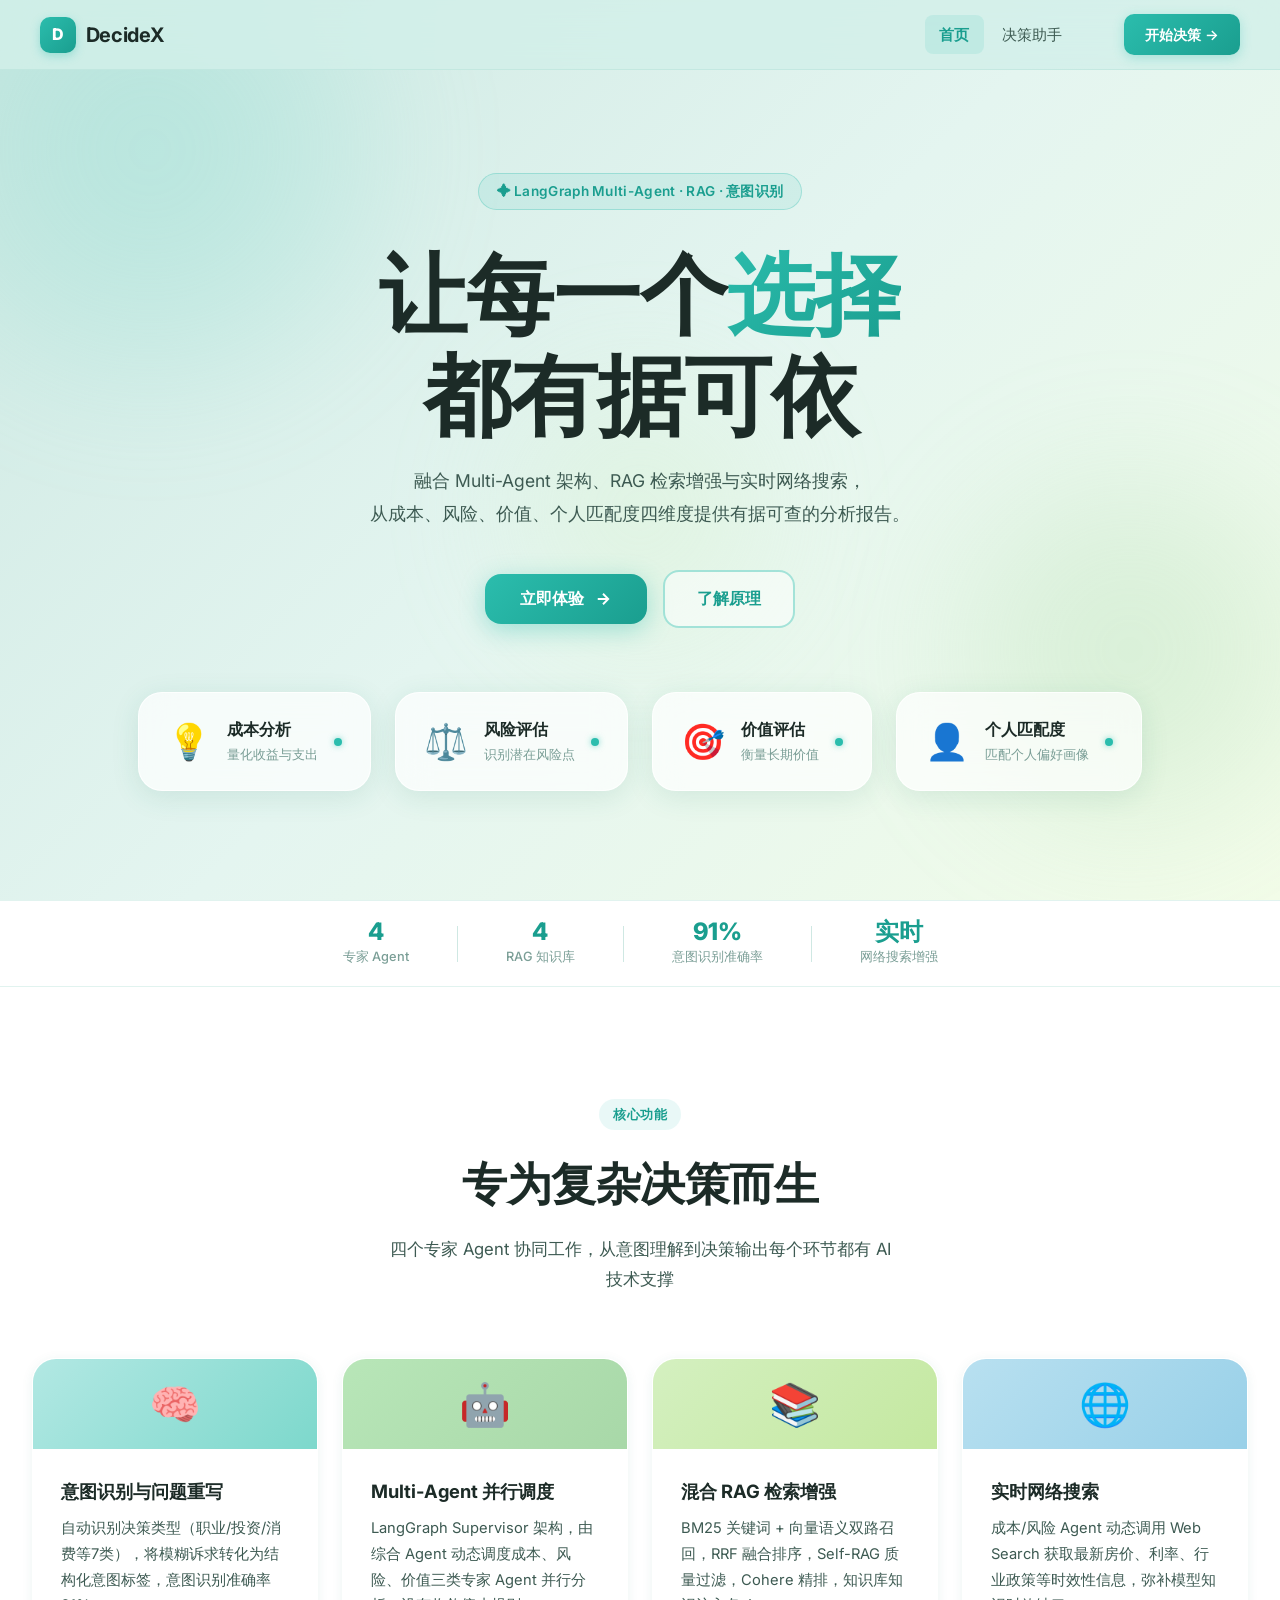
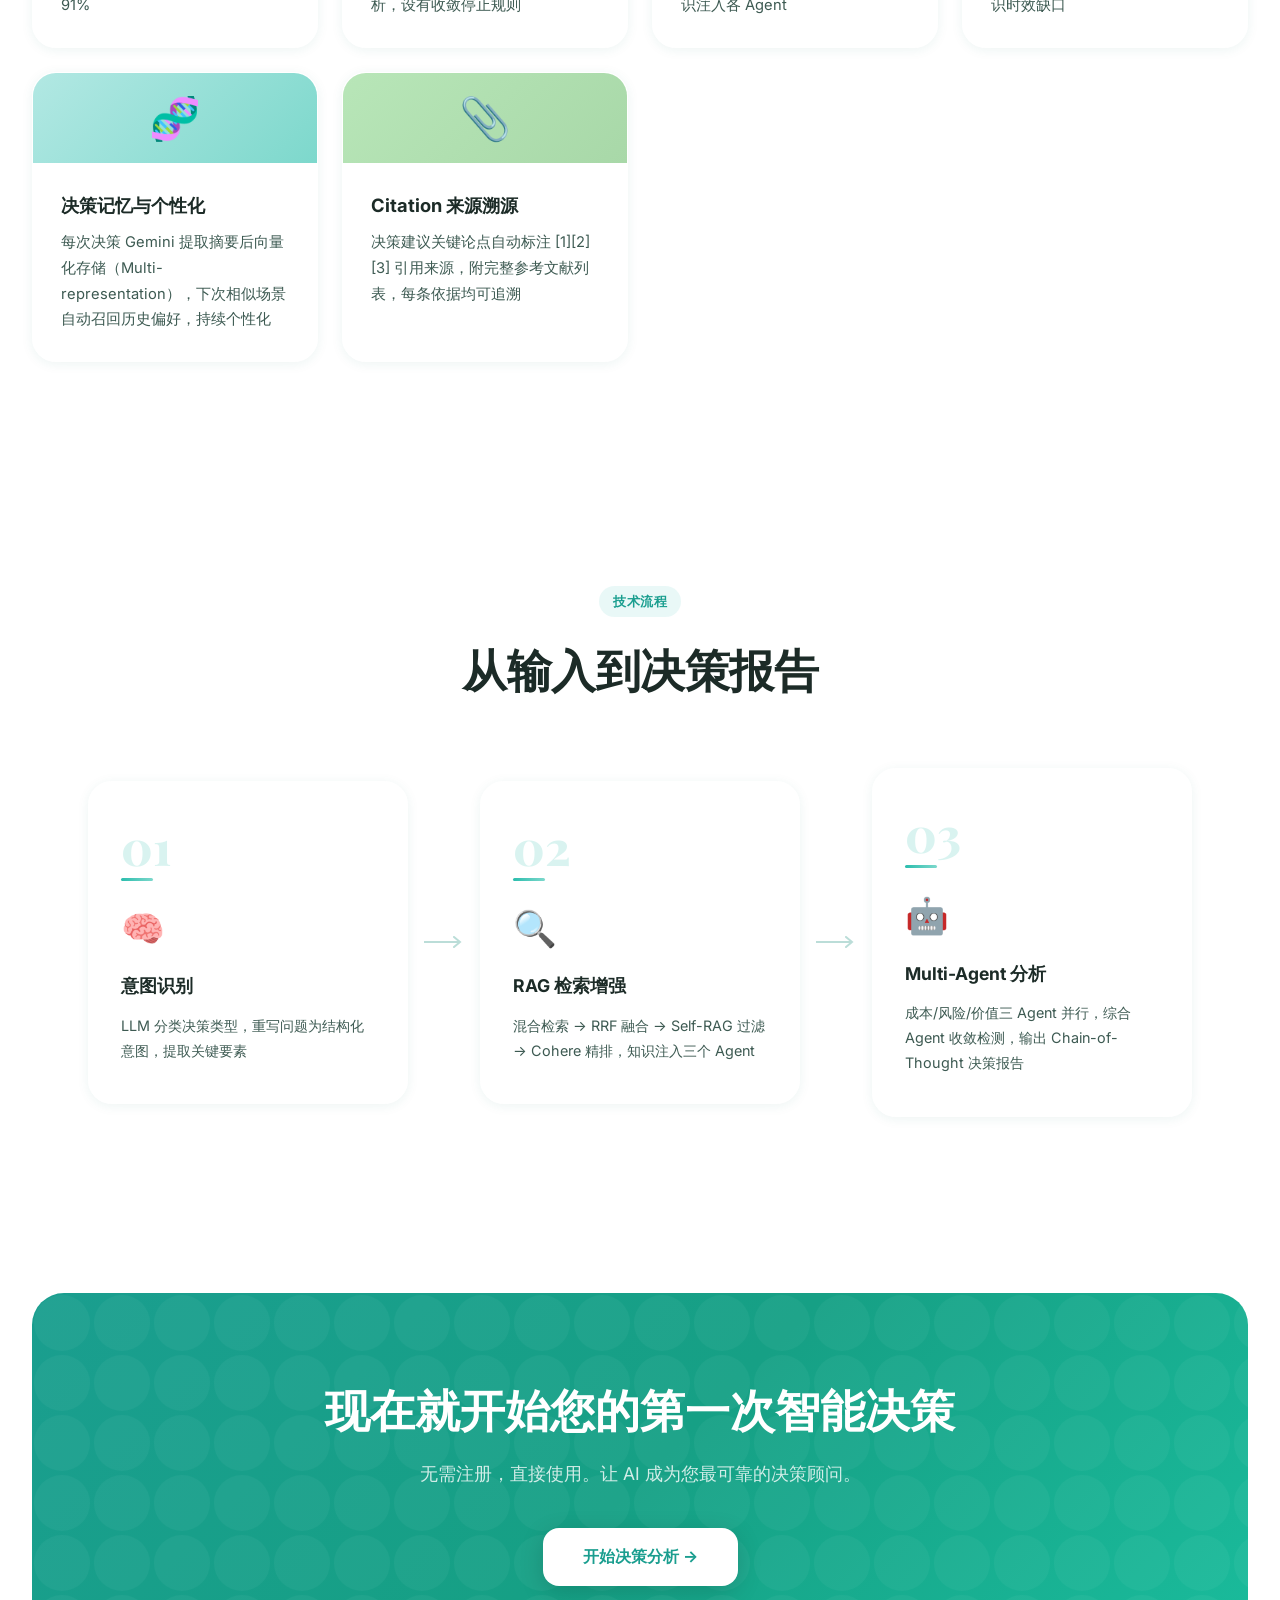
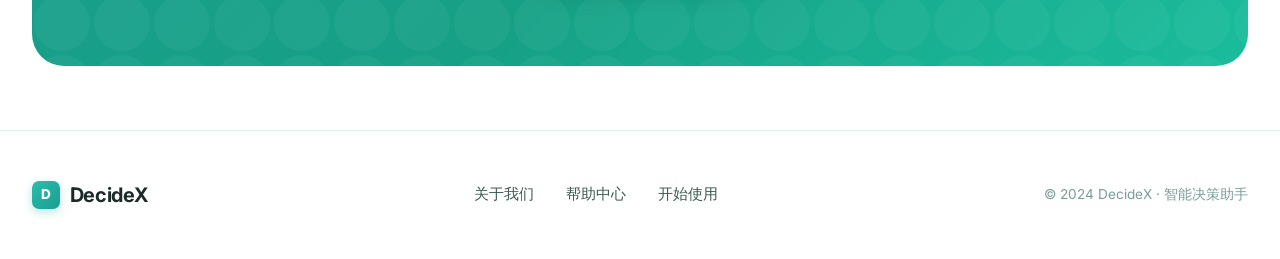
<file: frontend/index.html>
<!DOCTYPE html>
<html lang="zh-CN">
<head>
    <meta charset="UTF-8">
    <meta name="viewport" content="width=device-width, initial-scale=1.0">
    <meta http-equiv="Cache-Control" content="no-cache, no-store, must-revalidate">
    <meta http-equiv="Pragma" content="no-cache">
    <title>DecideX - 智能决策助手</title>
    <link rel="stylesheet" href="styles.css?v=20260314m">
    <link rel="preconnect" href="https://fonts.googleapis.com">
    <link rel="preconnect" href="https://fonts.gstatic.com" crossorigin>
    <link href="https://fonts.googleapis.com/css2?family=Inter:wght@300;400;500;600;700;800&family=Playfair+Display:wght@700;800&display=swap" rel="stylesheet">
</head>
<body>
    <!-- 导航栏 -->
    <nav class="navbar">
        <div class="nav-container">
            <a href="index.html" class="nav-brand">
                <div class="logo-mark">D</div>
                <span class="logo-text">DecideX</span>
            </a>
            <ul class="nav-menu">
                <li><a href="index.html" class="nav-link active">首页</a></li>
                <li><a href="decision.html" class="nav-link">决策助手</a></li>
            </ul>
            <a href="decision.html" class="nav-cta">开始决策 →</a>
            <button class="nav-toggle" id="navToggle">
                <span></span><span></span><span></span>
            </button>
        </div>
    </nav>

    <!-- Hero 区域 -->
    <section class="hero">
        <div class="hero-deco">
            <div class="deco-circle c1"></div>
            <div class="deco-circle c2"></div>
            <div class="deco-circle c3"></div>
        </div>
        <div class="hero-inner">
            <div class="hero-badge">✦ LangGraph Multi-Agent · RAG · 意图识别</div>
            <h1 class="hero-title">
                让每一个<em>选择</em><br>都有据可依
            </h1>
            <p class="hero-desc">
                融合 Multi-Agent 架构、RAG 检索增强与实时网络搜索，<br>从成本、风险、价值、个人匹配度四维度提供有据可查的分析报告。
            </p>
            <div class="hero-actions">
                <button class="btn-hero-primary" id="start-btn" onclick="openProfileModal()">
                    立即体验
                    <svg width="18" height="18" viewBox="0 0 24 24" fill="none" stroke="currentColor" stroke-width="2.5"><path d="M5 12h14M12 5l7 7-7 7"/></svg>
                </button>
                <a href="about.html" class="btn-hero-ghost">了解原理</a>
            </div>

        </div>

        <!-- 四张浮动分析卡片 -->
        <div class="hero-cards">
            <div class="hcard hcard-1">
                <div class="hcard-icon">💡</div>
                <div class="hcard-body">
                    <div class="hcard-title">成本分析</div>
                    <div class="hcard-sub">量化收益与支出</div>
                </div>
                <div class="hcard-dot"></div>
            </div>
            <div class="hcard hcard-2">
                <div class="hcard-icon">⚖️</div>
                <div class="hcard-body">
                    <div class="hcard-title">风险评估</div>
                    <div class="hcard-sub">识别潜在风险点</div>
                </div>
                <div class="hcard-dot"></div>
            </div>
            <div class="hcard hcard-3">
                <div class="hcard-icon">🎯</div>
                <div class="hcard-body">
                    <div class="hcard-title">价值评估</div>
                    <div class="hcard-sub">衡量长期价值</div>
                </div>
                <div class="hcard-dot"></div>
            </div>
            <div class="hcard hcard-4">
                <div class="hcard-icon">👤</div>
                <div class="hcard-body">
                    <div class="hcard-title">个人匹配度</div>
                    <div class="hcard-sub">匹配个人偏好画像</div>
                </div>
                <div class="hcard-dot"></div>
            </div>
        </div>
    </section>

    <!-- 数据统计带 -->
    <div class="stats-band">
        <div class="stats-inner">
            <div class="stat-item">
                <span class="stat-num">4</span>
                <span class="stat-label">专家 Agent</span>
            </div>
            <div class="stat-divider"></div>
            <div class="stat-item">
                <span class="stat-num">4</span>
                <span class="stat-label">RAG 知识库</span>
            </div>
            <div class="stat-divider"></div>
            <div class="stat-item">
                <span class="stat-num">91%</span>
                <span class="stat-label">意图识别准确率</span>
            </div>
            <div class="stat-divider"></div>
            <div class="stat-item">
                <span class="stat-num">实时</span>
                <span class="stat-label">网络搜索增强</span>
            </div>
        </div>
    </div>

    <!-- 核心功能 -->
    <section class="features">
        <div class="container">
            <div class="section-header">
                <span class="section-tag">核心功能</span>
                <h2 class="section-title">专为复杂决策而生</h2>
                <p class="section-desc">四个专家 Agent 协同工作，从意图理解到决策输出每个环节都有 AI 技术支撑</p>
            </div>
            <div class="features-grid">
                <div class="fcard">
                    <div class="fcard-top teal">
                        <span class="fcard-emoji">🧠</span>
                    </div>
                    <div class="fcard-body">
                        <h3>意图识别与问题重写</h3>
                        <p>自动识别决策类型（职业/投资/消费等7类），将模糊诉求转化为结构化意图标签，意图识别准确率 91%</p>
                    </div>
                </div>
                <div class="fcard">
                    <div class="fcard-top green">
                        <span class="fcard-emoji">🤖</span>
                    </div>
                    <div class="fcard-body">
                        <h3>Multi-Agent 并行调度</h3>
                        <p>LangGraph Supervisor 架构，由综合 Agent 动态调度成本、风险、价值三类专家 Agent 并行分析，设有收敛停止规则</p>
                    </div>
                </div>
                <div class="fcard">
                    <div class="fcard-top lime">
                        <span class="fcard-emoji">📚</span>
                    </div>
                    <div class="fcard-body">
                        <h3>混合 RAG 检索增强</h3>
                        <p>BM25 关键词 + 向量语义双路召回，RRF 融合排序，Self-RAG 质量过滤，Cohere 精排，知识库知识注入各 Agent</p>
                    </div>
                </div>
                <div class="fcard">
                    <div class="fcard-top sky">
                        <span class="fcard-emoji">🌐</span>
                    </div>
                    <div class="fcard-body">
                        <h3>实时网络搜索</h3>
                        <p>成本/风险 Agent 动态调用 Web Search 获取最新房价、利率、行业政策等时效性信息，弥补模型知识时效缺口</p>
                    </div>
                </div>
                <div class="fcard">
                    <div class="fcard-top teal">
                        <span class="fcard-emoji">🧬</span>
                    </div>
                    <div class="fcard-body">
                        <h3>决策记忆与个性化</h3>
                        <p>每次决策 Gemini 提取摘要后向量化存储（Multi-representation），下次相似场景自动召回历史偏好，持续个性化</p>
                    </div>
                </div>
                <div class="fcard">
                    <div class="fcard-top green">
                        <span class="fcard-emoji">📎</span>
                    </div>
                    <div class="fcard-body">
                        <h3>Citation 来源溯源</h3>
                        <p>决策建议关键论点自动标注 [1][2][3] 引用来源，附完整参考文献列表，每条依据均可追溯</p>
                    </div>
                </div>
            </div>
        </div>
    </section>

    <!-- 使用流程 -->
    <section class="process">
        <div class="container">
            <div class="section-header">
                <span class="section-tag">技术流程</span>
                <h2 class="section-title">从输入到决策报告</h2>
            </div>
            <div class="steps-row">
                <div class="step-card">
                    <div class="step-num">01</div>
                    <div class="step-line"></div>
                    <div class="step-icon">🧠</div>
                    <h3 class="step-title">意图识别</h3>
                    <p class="step-desc">LLM 分类决策类型，重写问题为结构化意图，提取关键要素</p>
                </div>
                <div class="step-arrow">
                    <svg width="40" height="12" viewBox="0 0 40 12" fill="none"><path d="M0 6h36M30 1l6 5-6 5" stroke="#9ecfc8" stroke-width="2" stroke-linecap="round"/></svg>
                </div>
                <div class="step-card">
                    <div class="step-num">02</div>
                    <div class="step-line"></div>
                    <div class="step-icon">🔍</div>
                    <h3 class="step-title">RAG 检索增强</h3>
                    <p class="step-desc">混合检索 → RRF 融合 → Self-RAG 过滤 → Cohere 精排，知识注入三个 Agent</p>
                </div>
                <div class="step-arrow">
                    <svg width="40" height="12" viewBox="0 0 40 12" fill="none"><path d="M0 6h36M30 1l6 5-6 5" stroke="#9ecfc8" stroke-width="2" stroke-linecap="round"/></svg>
                </div>
                <div class="step-card">
                    <div class="step-num">03</div>
                    <div class="step-line"></div>
                    <div class="step-icon">🤖</div>
                    <h3 class="step-title">Multi-Agent 分析</h3>
                    <p class="step-desc">成本/风险/价值三 Agent 并行，综合 Agent 收敛检测，输出 Chain-of-Thought 决策报告</p>
                </div>
            </div>
        </div>
    </section>

    <!-- CTA 横幅 -->
    <section class="cta-banner">
        <div class="cta-inner">
            <h2>现在就开始您的第一次智能决策</h2>
            <p>无需注册，直接使用。让 AI 成为您最可靠的决策顾问。</p>
            <a href="decision.html" class="btn-cta">开始决策分析 →</a>
        </div>
    </section>

    <!-- 页脚 -->
    <footer class="footer">
        <div class="footer-inner">
            <div class="footer-brand">
                <div class="logo-mark sm">D</div>
                <span class="logo-text">DecideX</span>
            </div>
            <div class="footer-links">
                <a href="about.html">关于我们</a>
                <a href="help.html">帮助中心</a>
                <a href="decision.html">开始使用</a>
            </div>
            <p class="footer-copy">© 2024 DecideX · 智能决策助手</p>
        </div>
    </footer>

    <!-- 登录弹窗 -->
    <div class="auth-modal-overlay" id="profile-modal-overlay" onclick="closeProfileModal(event)">
        <div class="auth-modal-box">

            <!-- ① 未登录面板 -->
            <div id="modal-auth-guest">
                <!-- Logo + 标题 -->
                <div class="auth-modal-brand">
                    <div class="auth-modal-logo">D</div>
                    <span class="auth-modal-logo-text">DecideX</span>
                </div>
                <h2 class="auth-modal-title">欢迎使用</h2>
                <p class="auth-modal-sub">登录后决策记忆跨设备同步</p>

                <!-- Tab 切换 -->
                <div class="auth-tabs">
                    <button class="auth-tab active" id="tab-login" onclick="switchAuthTab('login')">登录</button>
                    <button class="auth-tab" id="tab-register" onclick="switchAuthTab('register')">注册</button>
                </div>

                <!-- 表单 -->
                <div class="auth-form">
                    <div class="auth-input-group">
                        <label class="auth-label">邮箱</label>
                        <input id="modal-auth-email" class="auth-input" type="email" placeholder="your@email.com" autocomplete="email">
                    </div>
                    <div class="auth-input-group">
                        <label class="auth-label">密码</label>
                        <input id="modal-auth-password" class="auth-input" type="password" placeholder="请输入密码" autocomplete="current-password">
                    </div>
                    <div id="modal-auth-hint" class="auth-hint"></div>
                    <button class="auth-primary-btn" id="auth-submit-btn" onclick="modalLogin()">登录</button>
                </div>

                <!-- 游客入口 -->
                <div class="auth-guest-link">
                    不想注册？<button onclick="skipProfileAndGo()" class="auth-text-btn">以游客身份继续 →</button>
                </div>
            </div>

            <!-- ② 已登录面板 -->
            <div id="modal-auth-loggedin" style="display:none">
                <div class="auth-modal-brand">
                    <div class="auth-modal-logo">D</div>
                    <span class="auth-modal-logo-text">DecideX</span>
                </div>
                <div class="auth-loggedin-avatar" id="modal-user-avatar">J</div>
                <h2 class="auth-modal-title" style="margin-top:0.8rem">欢迎回来</h2>
                <p class="auth-loggedin-email" id="modal-loggedin-email"></p>
                <button class="auth-primary-btn" onclick="saveProfileAndGo()" style="margin-top:1.4rem">
                    进入决策助手 →
                </button>
                <div style="text-align:center;margin-top:0.8rem">
                    <button onclick="modalLogout()" class="auth-text-btn">退出登录</button>
                </div>
            </div>

            <!-- 关闭按钮 -->
            <button class="auth-close-btn" onclick="document.getElementById('profile-modal-overlay').classList.remove('active')">✕</button>
        </div>
    </div>

    <script src="common.js"></script>
    <script src="index.js?v=20260314m"></script>
</body>
</html>
</file>
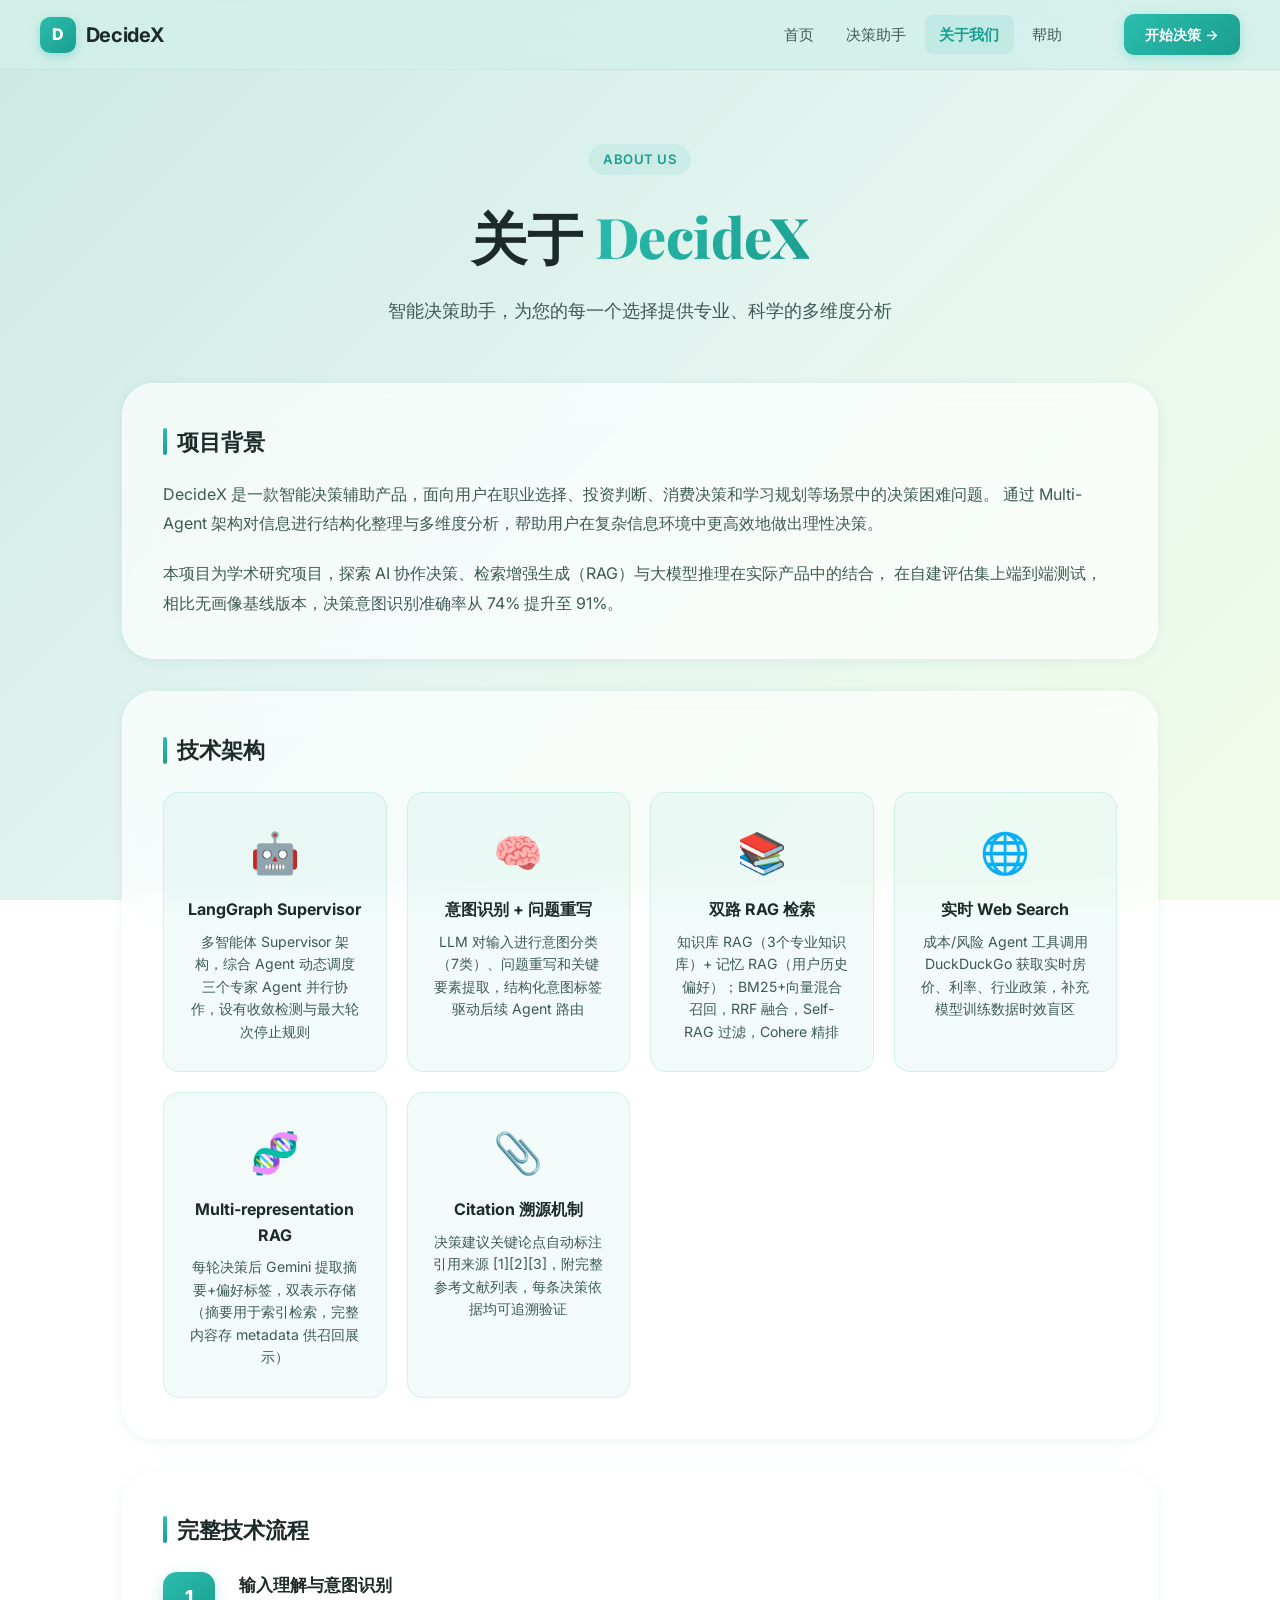
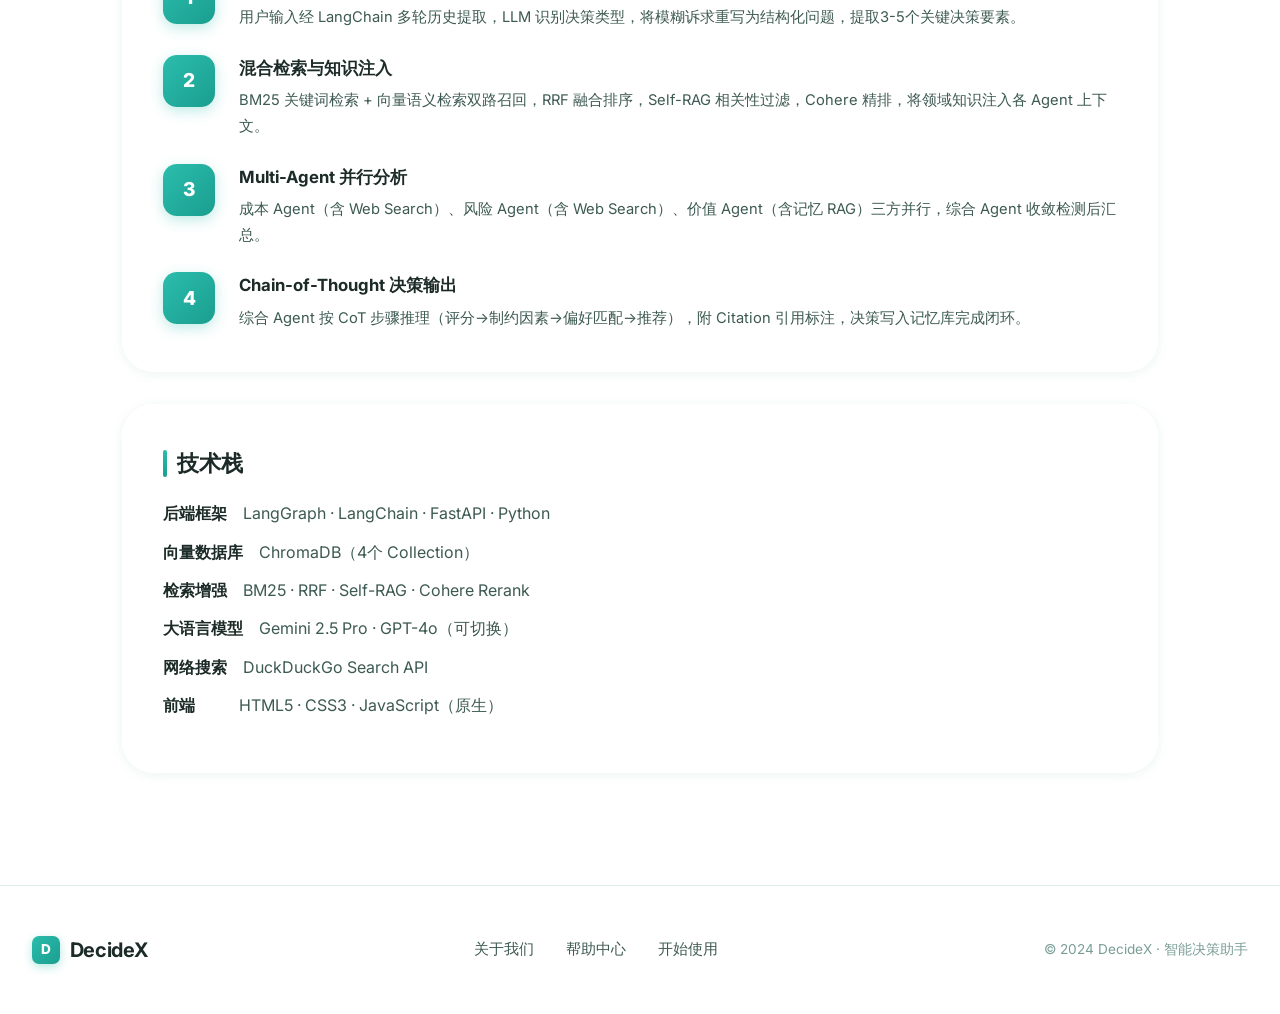
<file: frontend/about.html>
<!DOCTYPE html>
<html lang="zh-CN">
<head>
    <meta charset="UTF-8">
    <meta name="viewport" content="width=device-width, initial-scale=1.0">
    <title>关于我们 - DecideX</title>
    <link rel="stylesheet" href="styles.css">
    <link rel="preconnect" href="https://fonts.googleapis.com">
    <link rel="preconnect" href="https://fonts.gstatic.com" crossorigin>
    <link href="https://fonts.googleapis.com/css2?family=Inter:wght@300;400;500;600;700;800&family=Playfair+Display:wght@700;800&display=swap" rel="stylesheet">
</head>
<body>
    <nav class="navbar">
        <div class="nav-container">
            <a href="index.html" class="nav-brand">
                <div class="logo-mark">D</div>
                <span class="logo-text">DecideX</span>
            </a>
            <ul class="nav-menu">
                <li><a href="index.html" class="nav-link">首页</a></li>
                <li><a href="decision.html" class="nav-link">决策助手</a></li>
                <li><a href="about.html" class="nav-link active">关于我们</a></li>
                <li><a href="help.html" class="nav-link">帮助</a></li>
            </ul>
            <a href="decision.html" class="nav-cta">开始决策 →</a>
            <button class="nav-toggle" id="navToggle">
                <span></span><span></span><span></span>
            </button>
        </div>
    </nav>

    <main class="page-main">
        <div class="page-container">
            <div class="page-header">
                <span class="section-tag">About Us</span>
                <h1 class="page-title">关于 <span>DecideX</span></h1>
                <p class="page-subtitle">智能决策助手，为您的每一个选择提供专业、科学的多维度分析</p>
            </div>

            <section class="content-section">
                <h2 class="section-heading">项目背景</h2>
                <p class="content-text">
                    DecideX 是一款智能决策辅助产品，面向用户在职业选择、投资判断、消费决策和学习规划等场景中的决策困难问题。
                    通过 Multi-Agent 架构对信息进行结构化整理与多维度分析，帮助用户在复杂信息环境中更高效地做出理性决策。
                </p>
                <p class="content-text">
                    本项目为学术研究项目，探索 AI 协作决策、检索增强生成（RAG）与大模型推理在实际产品中的结合，
                    在自建评估集上端到端测试，相比无画像基线版本，决策意图识别准确率从 74% 提升至 91%。
                </p>
            </section>

            <section class="content-section">
                <h2 class="section-heading">技术架构</h2>
                <div class="tech-grid">
                    <div class="tech-item">
                        <div class="tech-icon">🤖</div>
                        <h3>LangGraph Supervisor</h3>
                        <p>多智能体 Supervisor 架构，综合 Agent 动态调度三个专家 Agent 并行协作，设有收敛检测与最大轮次停止规则</p>
                    </div>
                    <div class="tech-item">
                        <div class="tech-icon">🧠</div>
                        <h3>意图识别 + 问题重写</h3>
                        <p>LLM 对输入进行意图分类（7类）、问题重写和关键要素提取，结构化意图标签驱动后续 Agent 路由</p>
                    </div>
                    <div class="tech-item">
                        <div class="tech-icon">📚</div>
                        <h3>双路 RAG 检索</h3>
                        <p>知识库 RAG（3个专业知识库）+ 记忆 RAG（用户历史偏好）；BM25+向量混合召回，RRF 融合，Self-RAG 过滤，Cohere 精排</p>
                    </div>
                    <div class="tech-item">
                        <div class="tech-icon">🌐</div>
                        <h3>实时 Web Search</h3>
                        <p>成本/风险 Agent 工具调用 DuckDuckGo 获取实时房价、利率、行业政策，补充模型训练数据时效盲区</p>
                    </div>
                    <div class="tech-item">
                        <div class="tech-icon">🧬</div>
                        <h3>Multi-representation RAG</h3>
                        <p>每轮决策后 Gemini 提取摘要+偏好标签，双表示存储（摘要用于索引检索，完整内容存 metadata 供召回展示）</p>
                    </div>
                    <div class="tech-item">
                        <div class="tech-icon">📎</div>
                        <h3>Citation 溯源机制</h3>
                        <p>决策建议关键论点自动标注引用来源 [1][2][3]，附完整参考文献列表，每条决策依据均可追溯验证</p>
                    </div>
                </div>
            </section>

            <section class="content-section">
                <h2 class="section-heading">完整技术流程</h2>
                <div class="workflow">
                    <div class="workflow-step">
                        <div class="workflow-number">1</div>
                        <div class="workflow-content">
                            <h3>输入理解与意图识别</h3>
                            <p>用户输入经 LangChain 多轮历史提取，LLM 识别决策类型，将模糊诉求重写为结构化问题，提取3-5个关键决策要素。</p>
                        </div>
                    </div>
                    <div class="workflow-step">
                        <div class="workflow-number">2</div>
                        <div class="workflow-content">
                            <h3>混合检索与知识注入</h3>
                            <p>BM25 关键词检索 + 向量语义检索双路召回，RRF 融合排序，Self-RAG 相关性过滤，Cohere 精排，将领域知识注入各 Agent 上下文。</p>
                        </div>
                    </div>
                    <div class="workflow-step">
                        <div class="workflow-number">3</div>
                        <div class="workflow-content">
                            <h3>Multi-Agent 并行分析</h3>
                            <p>成本 Agent（含 Web Search）、风险 Agent（含 Web Search）、价值 Agent（含记忆 RAG）三方并行，综合 Agent 收敛检测后汇总。</p>
                        </div>
                    </div>
                    <div class="workflow-step">
                        <div class="workflow-number">4</div>
                        <div class="workflow-content">
                            <h3>Chain-of-Thought 决策输出</h3>
                            <p>综合 Agent 按 CoT 步骤推理（评分→制约因素→偏好匹配→推荐），附 Citation 引用标注，决策写入记忆库完成闭环。</p>
                        </div>
                    </div>
                </div>
            </section>

            <section class="content-section">
                <h2 class="section-heading">技术栈</h2>
                <div class="contact-info">
                    <div class="contact-item">
                        <span class="contact-label">后端框架</span>
                        <span class="contact-value">LangGraph · LangChain · FastAPI · Python</span>
                    </div>
                    <div class="contact-item">
                        <span class="contact-label">向量数据库</span>
                        <span class="contact-value">ChromaDB（4个 Collection）</span>
                    </div>
                    <div class="contact-item">
                        <span class="contact-label">检索增强</span>
                        <span class="contact-value">BM25 · RRF · Self-RAG · Cohere Rerank</span>
                    </div>
                    <div class="contact-item">
                        <span class="contact-label">大语言模型</span>
                        <span class="contact-value">Gemini 2.5 Pro · GPT-4o（可切换）</span>
                    </div>
                    <div class="contact-item">
                        <span class="contact-label">网络搜索</span>
                        <span class="contact-value">DuckDuckGo Search API</span>
                    </div>
                    <div class="contact-item">
                        <span class="contact-label">前端</span>
                        <span class="contact-value">HTML5 · CSS3 · JavaScript（原生）</span>
                    </div>
                </div>
            </section>
        </div>
    </main>

    <footer class="footer">
        <div class="footer-inner">
            <div class="footer-brand">
                <div class="logo-mark sm">D</div>
                <span class="logo-text">DecideX</span>
            </div>
            <div class="footer-links">
                <a href="about.html">关于我们</a>
                <a href="help.html">帮助中心</a>
                <a href="decision.html">开始使用</a>
            </div>
            <p class="footer-copy">© 2024 DecideX · 智能决策助手</p>
        </div>
    </footer>

    <script src="common.js"></script>
</body>
</html>
</file>
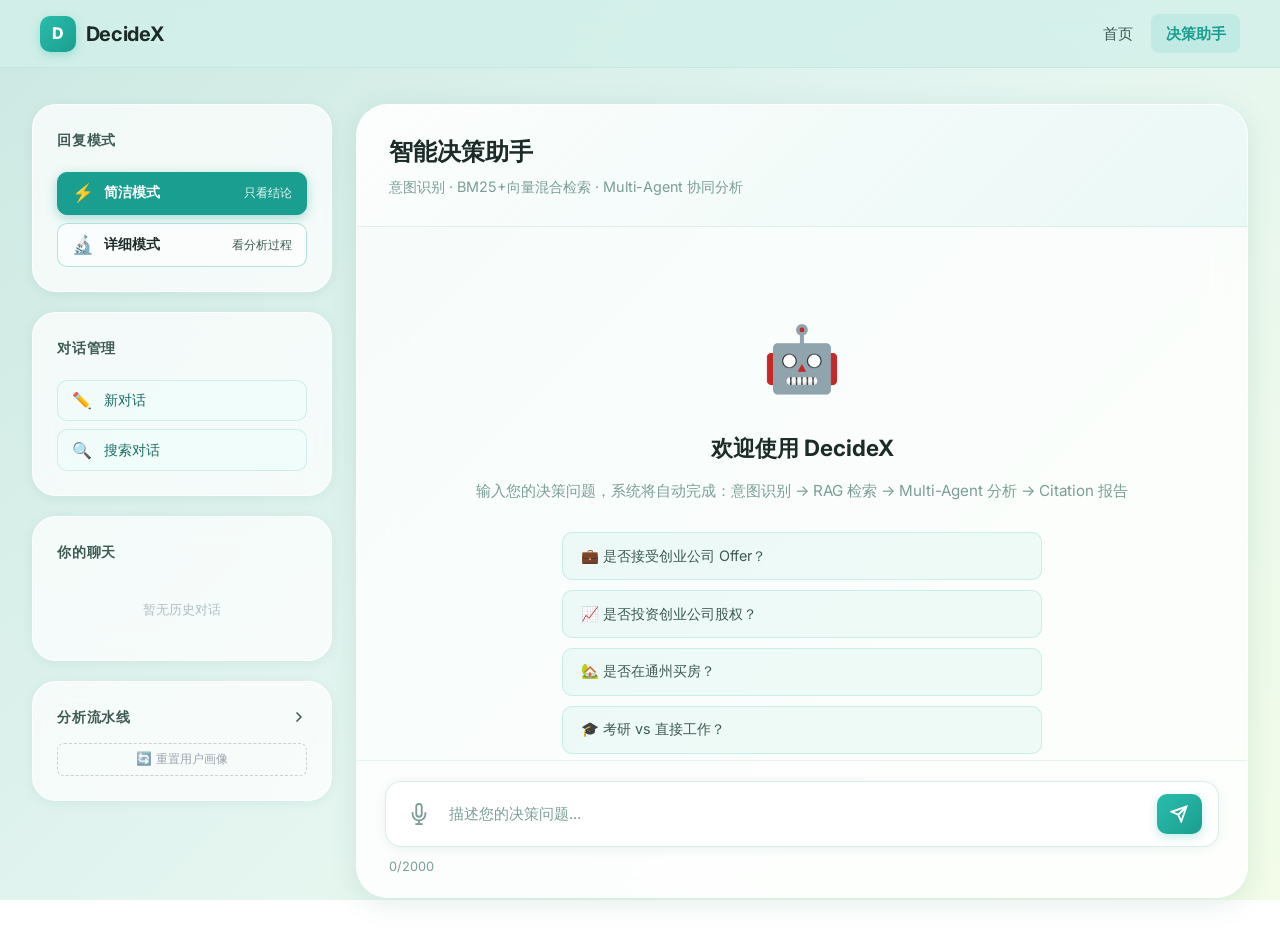
<file: frontend/decision.html>
<!DOCTYPE html>
<html lang="zh-CN">
<head>
    <meta charset="UTF-8">
    <meta name="viewport" content="width=device-width, initial-scale=1.0">
    <title>决策助手 - DecideX</title>
    <meta http-equiv="Cache-Control" content="no-cache, no-store, must-revalidate">
    <meta http-equiv="Pragma" content="no-cache">
    <link rel="stylesheet" href="styles.css?v=20260318i">
    <link rel="preconnect" href="https://fonts.googleapis.com">
    <link rel="preconnect" href="https://fonts.gstatic.com" crossorigin>
    <link href="https://fonts.googleapis.com/css2?family=Inter:wght@300;400;500;600;700;800&family=Playfair+Display:wght@700;800&display=swap" rel="stylesheet">
</head>
<body>
    <nav class="navbar">
        <div class="nav-container">
            <a href="index.html" class="nav-brand">
                <div class="logo-mark">D</div>
                <span class="logo-text">DecideX</span>
            </a>
            <ul class="nav-menu">
                <li><a href="index.html" class="nav-link">首页</a></li>
                <li><a href="decision.html" class="nav-link active">决策助手</a></li>
            </ul>
            <button class="nav-toggle" id="navToggle">
                <span></span><span></span><span></span>
            </button>
        </div>
    </nav>

    <main class="decision-main">
        <div class="decision-container">
            <!-- 左侧面板 -->
            <aside class="decision-sidebar">

                <!-- 卡片1：回复模式 -->
                <div class="sidebar-section mode-toggle-section">
                    <h3 class="sidebar-title">回复模式</h3>
                    <div class="mode-toggle-wrap">
                        <button class="mode-btn active" id="mode-simple" onclick="setMode('simple')">
                            <span class="mode-icon">⚡</span>
                            <span class="mode-label">简洁模式</span>
                            <span class="mode-desc">只看结论</span>
                        </button>
                        <button class="mode-btn" id="mode-detailed" onclick="setMode('detailed')">
                            <span class="mode-icon">🔬</span>
                            <span class="mode-label">详细模式</span>
                            <span class="mode-desc">看分析过程</span>
                        </button>
                    </div>
                </div>

                <!-- 卡片2：对话管理 -->
                <div class="sidebar-section">
                    <h3 class="sidebar-title">对话管理</h3>
                    <div class="chat-action-btns">
                        <button class="chat-action-btn" id="new-chat-btn" onclick="newConversation()">
                            <span class="chat-action-icon">✏️</span>
                            <span class="chat-action-label">新对话</span>
                        </button>
                        <button class="chat-action-btn" onclick="focusSearchChat()">
                            <span class="chat-action-icon">🔍</span>
                            <span class="chat-action-label">搜索对话</span>
                        </button>
                    </div>
                    <!-- 搜索框（点击"搜索对话"后展开） -->
                    <div class="chat-search-wrap" id="chat-search-wrap" style="display:none">
                        <input class="chat-search-input" id="chat-search-input" type="text" placeholder="搜索历史对话..." oninput="filterRecents(this.value)">
                    </div>
                </div>

                <!-- 卡片3：历史对话列表 -->
                <div class="sidebar-section recents-card">
                    <h3 class="sidebar-title">你的聊天</h3>
                    <div class="recents-list" id="recents-list"></div>
                    <div class="recents-empty" id="recents-empty">暂无历史对话</div>
                </div>

                <!-- 卡片4：分析流水线（可折叠） -->
                <div class="sidebar-section">
                    <div class="pipeline-header" onclick="togglePipeline()">
                        <h3 class="sidebar-title" style="margin-bottom:0">分析流水线</h3>
                        <svg id="pipeline-arrow" width="16" height="16" viewBox="0 0 24 24" fill="none" stroke="currentColor" stroke-width="2.5" stroke-linecap="round" stroke-linejoin="round"><polyline points="6 9 12 15 18 9"/></svg>
                    </div>
                    <div class="analysis-cards" id="pipeline-body">
                        <div class="analysis-card">
                            <div class="analysis-icon">🧠</div>
                            <div class="analysis-info">
                                <div class="analysis-label">意图识别</div>
                                <div class="analysis-status" id="intent-status">等待中</div>
                            </div>
                        </div>
                        <div class="analysis-card">
                            <div class="analysis-icon">🔍</div>
                            <div class="analysis-info">
                                <div class="analysis-label">RAG 检索</div>
                                <div class="analysis-status" id="rag-status">等待中</div>
                            </div>
                        </div>
                        <div class="analysis-card">
                            <div class="analysis-icon">💡</div>
                            <div class="analysis-info">
                                <div class="analysis-label">成本分析</div>
                                <div class="analysis-status" id="cost-status">等待中</div>
                            </div>
                        </div>
                        <div class="analysis-card">
                            <div class="analysis-icon">⚖️</div>
                            <div class="analysis-info">
                                <div class="analysis-label">风险评估</div>
                                <div class="analysis-status" id="risk-status">等待中</div>
                            </div>
                        </div>
                        <div class="analysis-card">
                            <div class="analysis-icon">🎯</div>
                            <div class="analysis-info">
                                <div class="analysis-label">价值评估</div>
                                <div class="analysis-status" id="value-status">等待中</div>
                            </div>
                        </div>
                        <div class="analysis-card">
                            <div class="analysis-icon">👤</div>
                            <div class="analysis-info">
                                <div class="analysis-label">个人匹配度</div>
                                <div class="analysis-status" id="match-status">等待中</div>
                            </div>
                        </div>
                        <div class="analysis-card">
                            <div class="analysis-icon">📎</div>
                            <div class="analysis-info">
                                <div class="analysis-label">Citation 生成</div>
                                <div class="analysis-status" id="citation-status">等待中</div>
                            </div>
                        </div>
                    </div>
                    <button class="reset-profile-btn" onclick="resetUserProfile()">🔄 重置用户画像</button>
                </div>
            </aside>

            <!-- 聊天区域 -->
            <div class="decision-chat">
                <div class="chat-header">
                    <h2>智能决策助手</h2>
                    <p class="chat-subtitle">意图识别 · BM25+向量混合检索 · Multi-Agent 协同分析</p>
                </div>

                <div class="messages-container" id="messages-container">
                    <div class="welcome-message">
                        <div class="welcome-icon">🤖</div>
                        <h3>欢迎使用 DecideX</h3>
                        <p>输入您的决策问题，系统将自动完成：意图识别 → RAG 检索 → Multi-Agent 分析 → Citation 报告</p>
                        <div class="example-questions">
                            <button class="example-btn" data-question="我在互联网公司做产品经理，有创业公司offer薪资涨30%，我该去吗？">💼 是否接受创业公司 Offer？</button>
                            <button class="example-btn" data-question="手里有50万，朋友推荐我买某个创业公司的股权，说有10倍回报，要投吗？">📈 是否投资创业公司股权？</button>
                            <button class="example-btn" data-question="北京月薪3万，要不要在通州买300万的房子？手头有60万首付">🏡 是否在通州买房？</button>
                            <button class="example-btn" data-question="非211本科，想考研还是直接找工作？目标是互联网产品岗">🎓 考研 vs 直接工作？</button>
                        </div>
                    </div>
                </div>

                <div class="input-container">
                    <div class="input-wrapper">
                        <button class="icon-btn voice-btn" id="voice-btn" title="语音输入">
                            <svg width="22" height="22" viewBox="0 0 24 24" fill="none" stroke="currentColor" stroke-width="2">
                                <path d="M12 1a3 3 0 0 0-3 3v8a3 3 0 0 0 6 0V4a3 3 0 0 0-3-3z"/>
                                <path d="M19 10v2a7 7 0 0 1-14 0v-2"/>
                                <line x1="12" y1="19" x2="12" y2="23"/>
                                <line x1="8" y1="23" x2="16" y2="23"/>
                            </svg>
                        </button>
                        <textarea
                            id="message-input"
                            placeholder="描述您的决策问题..."
                            rows="1"
                            maxlength="2000"
                        ></textarea>
                        <button class="send-btn" id="send-btn" title="发送">
                            <svg width="18" height="18" viewBox="0 0 24 24" fill="none" stroke="currentColor" stroke-width="2.5">
                                <line x1="22" y1="2" x2="11" y2="13"/>
                                <polygon points="22 2 15 22 11 13 2 9 22 2"/>
                            </svg>
                        </button>
                    </div>
                    <div class="input-footer">
                        <span class="char-count"><span id="char-count">0</span>/2000</span>
                        <span class="typing-indicator" id="typing-indicator">智能体正在分析...</span>
                    </div>
                </div>
            </div>
        </div>
    </main>

    <!-- 语音弹窗 -->
    <div class="voice-modal" id="voice-modal">
        <div class="voice-modal-content">
            <div class="voice-animation">
                <div class="voice-circle"></div>
            </div>
            <p>正在录音，请说话...</p>
            <button class="stop-voice-btn" id="stop-voice-btn">停止录音</button>
        </div>
    </div>

    <script src="common.js"></script>
    <script src="decision.js?v=20260318h"></script>
</body>
</html>
</file>
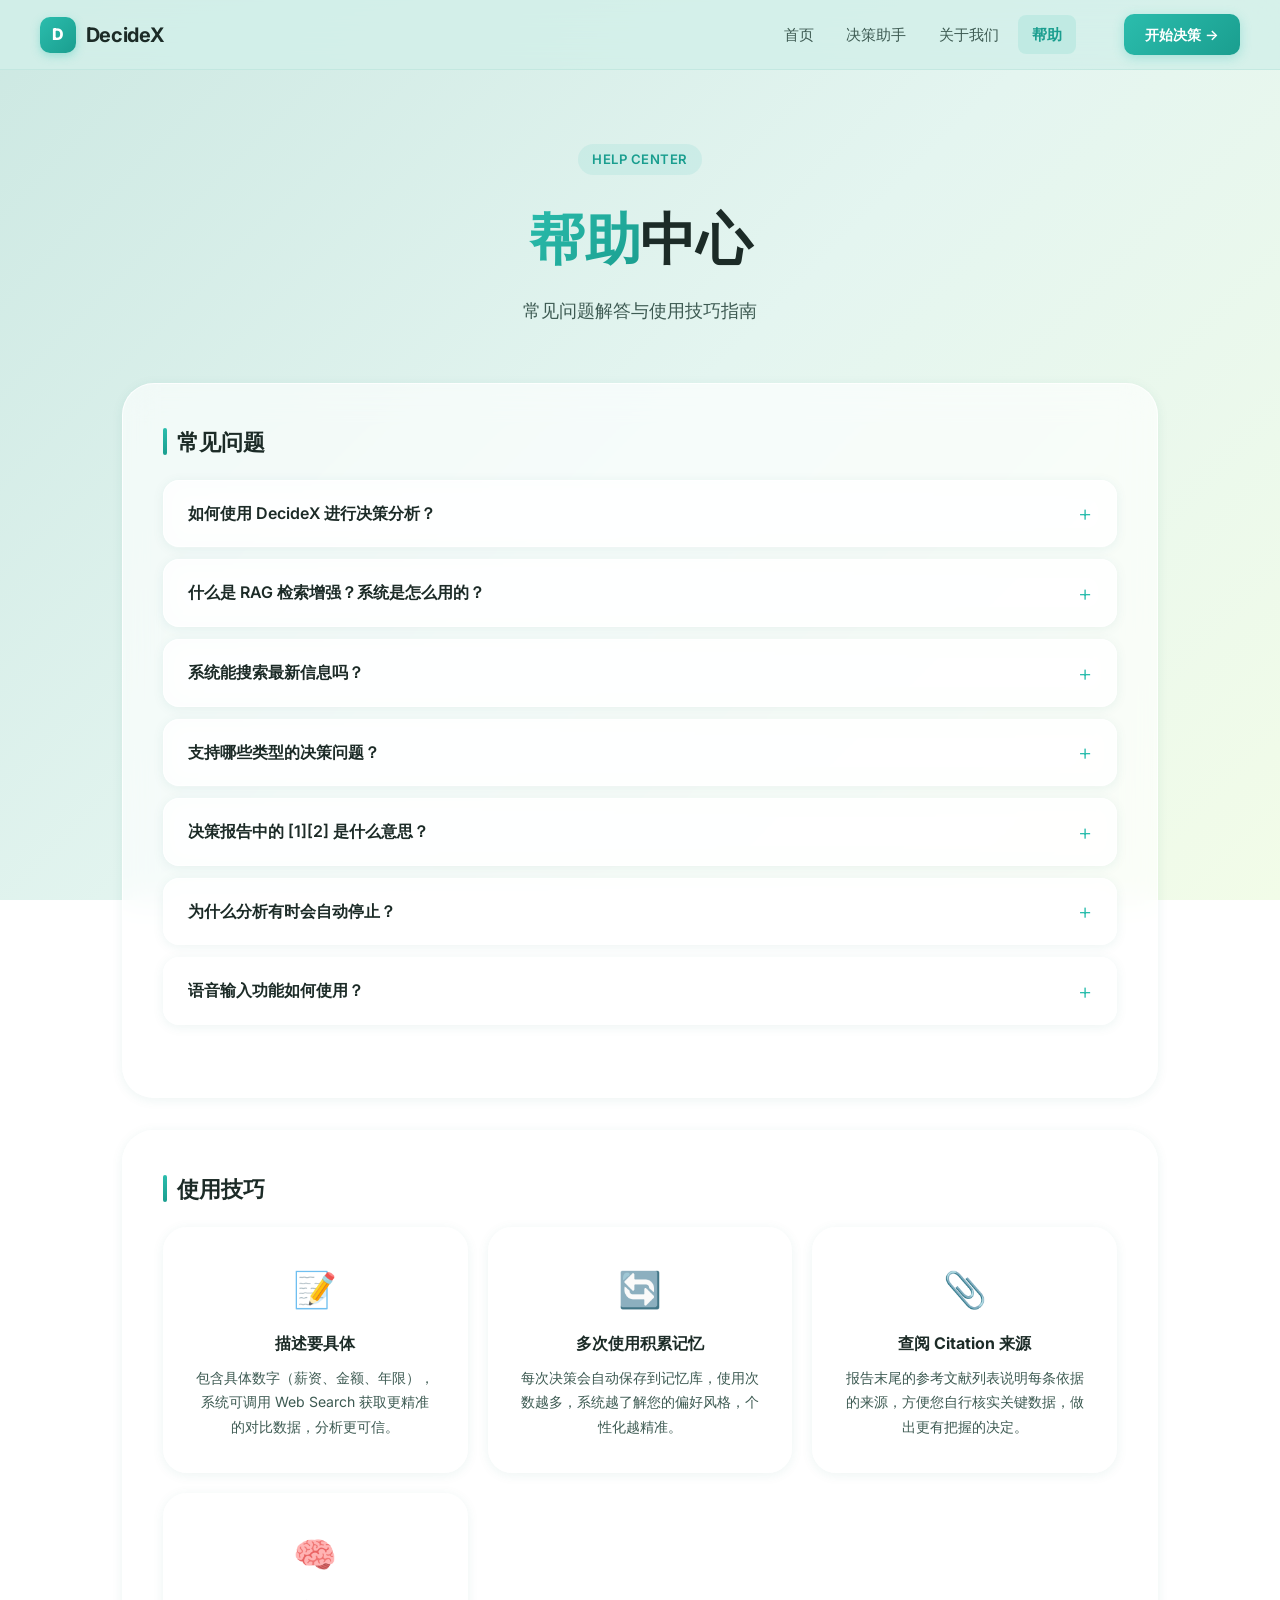
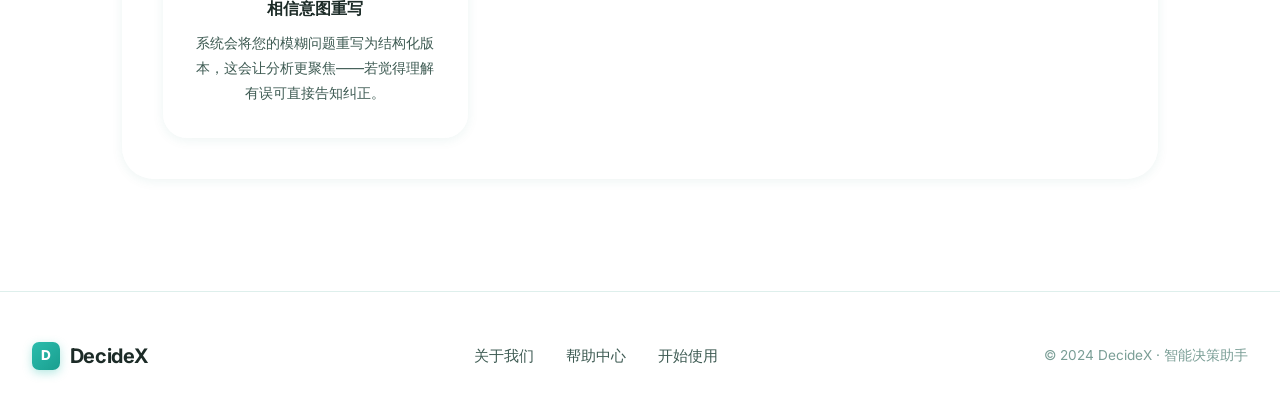
<file: frontend/help.html>
<!DOCTYPE html>
<html lang="zh-CN">
<head>
    <meta charset="UTF-8">
    <meta name="viewport" content="width=device-width, initial-scale=1.0">
    <title>帮助中心 - DecideX</title>
    <link rel="stylesheet" href="styles.css">
    <link rel="preconnect" href="https://fonts.googleapis.com">
    <link rel="preconnect" href="https://fonts.gstatic.com" crossorigin>
    <link href="https://fonts.googleapis.com/css2?family=Inter:wght@300;400;500;600;700;800&family=Playfair+Display:wght@700;800&display=swap" rel="stylesheet">
</head>
<body>
    <nav class="navbar">
        <div class="nav-container">
            <a href="index.html" class="nav-brand">
                <div class="logo-mark">D</div>
                <span class="logo-text">DecideX</span>
            </a>
            <ul class="nav-menu">
                <li><a href="index.html" class="nav-link">首页</a></li>
                <li><a href="decision.html" class="nav-link">决策助手</a></li>
                <li><a href="about.html" class="nav-link">关于我们</a></li>
                <li><a href="help.html" class="nav-link active">帮助</a></li>
            </ul>
            <a href="decision.html" class="nav-cta">开始决策 →</a>
            <button class="nav-toggle" id="navToggle">
                <span></span><span></span><span></span>
            </button>
        </div>
    </nav>

    <main class="page-main">
        <div class="page-container">
            <div class="page-header">
                <span class="section-tag">Help Center</span>
                <h1 class="page-title"><span>帮助</span>中心</h1>
                <p class="page-subtitle">常见问题解答与使用技巧指南</p>
            </div>

            <section class="content-section">
                <h2 class="section-heading">常见问题</h2>

                <div class="faq-section">
                    <div class="faq-item">
                        <div class="faq-question">
                            <h3>如何使用 DecideX 进行决策分析？</h3>
                            <span class="faq-toggle">+</span>
                        </div>
                        <div class="faq-answer">
                            <p>1. 访问"决策助手"页面，描述您面临的决策问题</p>
                            <p>2. 系统自动完成意图识别，将问题重写为结构化形式</p>
                            <p>3. RAG 检索相关知识，成本/风险 Agent 实时搜索最新数据</p>
                            <p>4. 三个专家 Agent 并行分析，综合 Agent 汇总并收敛判断</p>
                            <p>5. 输出带 Citation 来源标注的结构化决策报告</p>
                        </div>
                    </div>

                    <div class="faq-item">
                        <div class="faq-question">
                            <h3>什么是 RAG 检索增强？系统是怎么用的？</h3>
                            <span class="faq-toggle">+</span>
                        </div>
                        <div class="faq-answer">
                            <p>RAG（Retrieval Augmented Generation）即检索增强生成，DecideX 实现了双路 RAG：</p>
                            <ul>
                                <li><strong>知识库 RAG</strong>：成本/风险/价值三个专业知识库，BM25+向量混合召回，Self-RAG 过滤，Cohere 精排后注入 Agent</li>
                                <li><strong>记忆 RAG</strong>：存储您的历史决策（Gemini 提取摘要后向量化），下次相似场景自动召回，实现个性化分析</li>
                            </ul>
                        </div>
                    </div>

                    <div class="faq-item">
                        <div class="faq-question">
                            <h3>系统能搜索最新信息吗？</h3>
                            <span class="faq-toggle">+</span>
                        </div>
                        <div class="faq-answer">
                            <p>可以。成本分析 Agent 和风险评估 Agent 都集成了 Web Search 工具（DuckDuckGo），会在需要时自动搜索：</p>
                            <ul>
                                <li>最新房价、贷款利率、物价水平</li>
                                <li>行业政策变化、公司近况</li>
                                <li>市场风险预警、实时薪资水平</li>
                            </ul>
                            <p>搜索结果会被标注来源，您可以在 Citation 列表中查看。</p>
                        </div>
                    </div>

                    <div class="faq-item">
                        <div class="faq-question">
                            <h3>支持哪些类型的决策问题？</h3>
                            <span class="faq-toggle">+</span>
                        </div>
                        <div class="faq-answer">
                            <p>系统支持 7 类意图标签，覆盖：</p>
                            <ul>
                                <li>🏢 职业选择（换工作、跳槽、创业、考研等）</li>
                                <li>📈 投资理财（股票、基金、股权投资等）</li>
                                <li>🏠 消费购买（买房、买车、大额消费等）</li>
                                <li>✈️ 旅行出行（目的地、行程规划等）</li>
                                <li>📚 学习教育（选课、考证、留学等）</li>
                                <li>👥 人际关系（合作、借钱、处理关系等）</li>
                                <li>🔮 通用决策（其他类型）</li>
                            </ul>
                        </div>
                    </div>

                    <div class="faq-item">
                        <div class="faq-question">
                            <h3>决策报告中的 [1][2] 是什么意思？</h3>
                            <span class="faq-toggle">+</span>
                        </div>
                        <div class="faq-answer">
                            <p>这是 <strong>Citation 引用机制</strong>，表示该论点的知识来源。报告末尾会附完整参考文献列表，标注每条依据的来源类型：</p>
                            <ul>
                                <li>📚 [知识库] — 来自专业知识库文档</li>
                                <li>🧠 [历史记忆] — 来自您的历史决策记录</li>
                                <li>🌐 [网络搜索] — 来自实时 Web 搜索结果</li>
                            </ul>
                        </div>
                    </div>

                    <div class="faq-item">
                        <div class="faq-question">
                            <h3>为什么分析有时会自动停止？</h3>
                            <span class="faq-toggle">+</span>
                        </div>
                        <div class="faq-answer">
                            <p>系统内置了<strong>决策停止规则（Stopping Rules）</strong>，在以下情况自动终止分析：</p>
                            <ul>
                                <li><strong>收敛停止</strong>：连续两轮 Top1 推荐不变且领先优势 ≥ 12%</li>
                                <li><strong>低收益停止</strong>：本轮新增观点 &lt; 2 个，分析开始重复</li>
                                <li><strong>硬停止</strong>：最多 3 轮分析后强制输出结论</li>
                            </ul>
                            <p>这确保了系统不会陷入无效循环，高效给出结论。</p>
                        </div>
                    </div>

                    <div class="faq-item">
                        <div class="faq-question">
                            <h3>语音输入功能如何使用？</h3>
                            <span class="faq-toggle">+</span>
                        </div>
                        <div class="faq-answer">
                            <p>在决策助手页面，点击输入框左侧的麦克风图标即可开启语音输入。需要注意：</p>
                            <ul>
                                <li>需要浏览器授予麦克风权限</li>
                                <li>建议在安静环境下使用</li>
                                <li>说完后点击"停止录音"即可</li>
                            </ul>
                        </div>
                    </div>
                </div>
            </section>

            <section class="content-section">
                <h2 class="section-heading">使用技巧</h2>
                <div class="tips-grid">
                    <div class="tip-card">
                        <div class="tip-icon">📝</div>
                        <h3>描述要具体</h3>
                        <p>包含具体数字（薪资、金额、年限），系统可调用 Web Search 获取更精准的对比数据，分析更可信。</p>
                    </div>
                    <div class="tip-card">
                        <div class="tip-icon">🔄</div>
                        <h3>多次使用积累记忆</h3>
                        <p>每次决策会自动保存到记忆库，使用次数越多，系统越了解您的偏好风格，个性化越精准。</p>
                    </div>
                    <div class="tip-card">
                        <div class="tip-icon">📎</div>
                        <h3>查阅 Citation 来源</h3>
                        <p>报告末尾的参考文献列表说明每条依据的来源，方便您自行核实关键数据，做出更有把握的决定。</p>
                    </div>
                    <div class="tip-card">
                        <div class="tip-icon">🧠</div>
                        <h3>相信意图重写</h3>
                        <p>系统会将您的模糊问题重写为结构化版本，这会让分析更聚焦——若觉得理解有误可直接告知纠正。</p>
                    </div>
                </div>
            </section>
        </div>
    </main>

    <footer class="footer">
        <div class="footer-inner">
            <div class="footer-brand">
                <div class="logo-mark sm">D</div>
                <span class="logo-text">DecideX</span>
            </div>
            <div class="footer-links">
                <a href="about.html">关于我们</a>
                <a href="help.html">帮助中心</a>
                <a href="decision.html">开始使用</a>
            </div>
            <p class="footer-copy">© 2024 DecideX · 智能决策助手</p>
        </div>
    </footer>

    <script src="common.js"></script>
    <script src="help.js"></script>
</body>
</html>
</file>
<file: frontend/styles.css>
/* ===== 全局重置与变量 ===== */
*, *::before, *::after {
    margin: 0;
    padding: 0;
    box-sizing: border-box;
}

:root {
    --teal-deep:    #1a9e8f;
    --teal-mid:     #2bbdad;
    --teal-light:   #7dd8cc;
    --teal-pale:    #c4ece8;
    --green-soft:   #a8d8a8;
    --lime-pale:    #d4f0c0;
    --cream:        #fdfcf7;
    --bg-from:      #cce8e2;
    --bg-mid:       #e4f5f0;
    --bg-to:        #f2fce8;

    --text-dark:    #1c2b27;
    --text-mid:     #3d5a52;
    --text-light:   #7a9e96;
    --white:        #ffffff;
    --border-soft:  rgba(160, 210, 200, 0.35);

    --shadow-sm:    0 2px 12px rgba(30, 120, 100, 0.08);
    --shadow-md:    0 6px 28px rgba(30, 120, 100, 0.12);
    --shadow-lg:    0 16px 50px rgba(30, 120, 100, 0.18);
    --radius-sm:    10px;
    --radius-md:    16px;
    --radius-lg:    24px;
    --radius-xl:    32px;
}

html { scroll-behavior: smooth; }

body {
    font-family: 'Inter', -apple-system, BlinkMacSystemFont, 'Segoe UI', sans-serif;
    background: linear-gradient(135deg, var(--bg-from) 0%, var(--bg-mid) 50%, var(--bg-to) 100%);
    background-attachment: fixed;
    color: var(--text-dark);
    min-height: 100vh;
    line-height: 1.6;
    overflow-x: hidden;
    -webkit-font-smoothing: antialiased;
}

/* ===== 导航栏 ===== */
.navbar {
    position: fixed;
    top: 0; left: 0; right: 0;
    z-index: 1000;
    padding: 0.9rem 0;
    background: rgba(210, 240, 234, 0.82);
    backdrop-filter: blur(24px);
    -webkit-backdrop-filter: blur(24px);
    border-bottom: 1px solid rgba(180, 225, 215, 0.5);
    transition: all 0.3s ease;
}

.nav-container {
    max-width: 1280px;
    margin: 0 auto;
    padding: 0 2.5rem;
    display: flex;
    align-items: center;
    gap: 3rem;
}

.nav-brand {
    display: flex;
    align-items: center;
    gap: 0.6rem;
    text-decoration: none;
    flex-shrink: 0;
}

.logo-mark {
    width: 36px;
    height: 36px;
    border-radius: 10px;
    background: linear-gradient(135deg, var(--teal-mid), var(--teal-deep));
    color: white;
    font-weight: 800;
    font-size: 1rem;
    display: flex;
    align-items: center;
    justify-content: center;
    box-shadow: 0 3px 10px rgba(43, 189, 173, 0.35);
}

.logo-mark.sm {
    width: 28px;
    height: 28px;
    border-radius: 7px;
    font-size: 0.85rem;
}

.logo-text {
    font-size: 1.25rem;
    font-weight: 700;
    color: var(--text-dark);
    letter-spacing: -0.3px;
}

.nav-menu {
    display: flex;
    list-style: none;
    gap: 0.25rem;
    margin-left: auto;
}

.nav-link {
    display: block;
    padding: 0.45rem 0.9rem;
    border-radius: 8px;
    color: var(--text-mid);
    text-decoration: none;
    font-weight: 500;
    font-size: 0.95rem;
    transition: all 0.2s;
}

.nav-link:hover { background: rgba(43, 189, 173, 0.1); color: var(--teal-deep); }
.nav-link.active { background: rgba(43, 189, 173, 0.12); color: var(--teal-deep); font-weight: 600; }

.nav-cta {
    display: inline-flex;
    align-items: center;
    gap: 0.4rem;
    padding: 0.55rem 1.3rem;
    background: linear-gradient(135deg, var(--teal-mid), var(--teal-deep));
    color: white;
    border-radius: 10px;
    text-decoration: none;
    font-weight: 600;
    font-size: 0.9rem;
    white-space: nowrap;
    box-shadow: 0 3px 12px rgba(43, 189, 173, 0.3);
    transition: all 0.25s;
}

.nav-cta:hover {
    transform: translateY(-1px);
    box-shadow: 0 6px 18px rgba(43, 189, 173, 0.42);
}

.nav-toggle {
    display: none;
    flex-direction: column;
    gap: 5px;
    background: transparent;
    border: none;
    cursor: pointer;
    padding: 0.5rem;
    margin-left: auto;
}

.nav-toggle span {
    width: 22px; height: 2px;
    background: var(--text-dark);
    border-radius: 2px;
    transition: all 0.3s;
}

/* ===== Hero 区域 ===== */
.hero {
    position: relative;
    min-height: 100vh;
    display: flex;
    flex-direction: column;
    align-items: center;
    justify-content: center;
    padding: 9rem 2rem 5rem;
    overflow: hidden;
    gap: 4rem;
}

/* 装饰性背景圆圈 */
.hero-deco { position: absolute; inset: 0; pointer-events: none; overflow: hidden; }

.deco-circle {
    position: absolute;
    border-radius: 50%;
    filter: blur(60px);
    opacity: 0.35;
}

.c1 {
    width: 500px; height: 500px;
    background: radial-gradient(circle, #7dd8cc, transparent);
    top: -100px; left: -100px;
}

.c2 {
    width: 400px; height: 400px;
    background: radial-gradient(circle, #a8d8a8, transparent);
    bottom: 50px; right: -50px;
}

.c3 {
    width: 300px; height: 300px;
    background: radial-gradient(circle, #d4f0c0, transparent);
    top: 40%; left: 50%;
    transform: translateX(-50%);
}

/* Hero 主内容 */
.hero-inner {
    position: relative;
    z-index: 2;
    text-align: center;
    max-width: 780px;
}

.hero-badge {
    display: inline-block;
    padding: 0.4rem 1.1rem;
    background: rgba(43, 189, 173, 0.1);
    border: 1px solid rgba(43, 189, 173, 0.3);
    border-radius: 100px;
    color: var(--teal-deep);
    font-size: 0.85rem;
    font-weight: 600;
    letter-spacing: 0.3px;
    margin-bottom: 1.8rem;
}

.hero-title {
    font-family: 'Playfair Display', 'Georgia', serif;
    font-size: clamp(3rem, 7vw, 5.5rem);
    font-weight: 800;
    line-height: 1.15;
    color: var(--text-dark);
    margin-bottom: 1.5rem;
    letter-spacing: -1px;
}

.hero-title em {
    font-style: normal;
    background: linear-gradient(135deg, var(--teal-mid) 0%, var(--teal-deep) 100%);
    -webkit-background-clip: text;
    -webkit-text-fill-color: transparent;
    background-clip: text;
}

.hero-desc {
    font-size: 1.1rem;
    color: var(--text-mid);
    line-height: 1.85;
    margin-bottom: 2.5rem;
    max-width: 600px;
    margin-left: auto;
    margin-right: auto;
}

.hero-actions {
    display: flex;
    align-items: center;
    gap: 1rem;
    justify-content: center;
    flex-wrap: wrap;
}

.hero-auth-inline {
    margin: 1rem auto 0;
    width: min(760px, 92%);
    background: rgba(255, 255, 255, 0.72);
    border: 1px solid rgba(180, 225, 215, 0.65);
    border-radius: 14px;
    padding: 0.75rem;
    box-shadow: 0 6px 20px rgba(30, 120, 100, 0.08);
}

.hero-auth-title {
    color: var(--text-dark);
    font-size: 0.85rem;
    font-weight: 700;
    margin-bottom: 0.45rem;
    text-align: left;
}

.hero-auth-row {
    display: grid;
    grid-template-columns: 1fr 1fr;
    gap: 0.45rem;
    margin-bottom: 0.45rem;
}

.btn-hero-primary {
    display: inline-flex;
    align-items: center;
    gap: 0.6rem;
    padding: 0.9rem 2.2rem;
    background: linear-gradient(135deg, var(--teal-mid), var(--teal-deep));
    color: white;
    border: none;
    outline: none;
    border-radius: var(--radius-md);
    text-decoration: none;
    font-weight: 700;
    font-size: 1rem;
    box-shadow: 0 6px 24px rgba(43, 189, 173, 0.38);
    transition: all 0.28s;
    cursor: pointer;
}

.btn-hero-primary:hover {
    transform: translateY(-3px);
    box-shadow: 0 12px 36px rgba(43, 189, 173, 0.48);
}

.btn-hero-ghost {
    display: inline-flex;
    align-items: center;
    padding: 0.9rem 2rem;
    border: 2px solid rgba(43, 189, 173, 0.4);
    color: var(--teal-deep);
    border-radius: var(--radius-md);
    text-decoration: none;
    font-weight: 600;
    font-size: 1rem;
    background: rgba(255,255,255,0.5);
    transition: all 0.25s;
}

.btn-hero-ghost:hover {
    border-color: var(--teal-mid);
    background: rgba(43, 189, 173, 0.08);
}

/* Hero 三卡片 */
.hero-cards {
    position: relative;
    z-index: 2;
    display: flex;
    gap: 1.5rem;
    justify-content: center;
    flex-wrap: wrap;
}

.hcard {
    display: flex;
    align-items: center;
    gap: 1rem;
    padding: 1.25rem 1.75rem;
    background: rgba(255, 255, 255, 0.7);
    backdrop-filter: blur(16px);
    -webkit-backdrop-filter: blur(16px);
    border: 1px solid rgba(255, 255, 255, 0.8);
    border-radius: var(--radius-lg);
    box-shadow: var(--shadow-md);
    min-width: 220px;
    position: relative;
    transition: transform 0.3s, box-shadow 0.3s;
}

.hcard:hover {
    transform: translateY(-6px);
    box-shadow: var(--shadow-lg);
}

.hcard-1 { animation: floatA 4s ease-in-out infinite; }
.hcard-2 { animation: floatB 4.5s ease-in-out infinite; }
.hcard-3 { animation: floatC 5s ease-in-out infinite; }
.hcard-4 { animation: floatA 4.8s ease-in-out infinite 0.6s; }

@keyframes floatA {
    0%, 100% { transform: translateY(0px); }
    50% { transform: translateY(-10px); }
}
@keyframes floatB {
    0%, 100% { transform: translateY(-6px); }
    50% { transform: translateY(4px); }
}
@keyframes floatC {
    0%, 100% { transform: translateY(-3px); }
    50% { transform: translateY(-12px); }
}

.hcard-icon {
    font-size: 2.2rem;
    flex-shrink: 0;
}

.hcard-body { flex: 1; }

.hcard-title {
    font-weight: 700;
    font-size: 1rem;
    color: var(--text-dark);
    margin-bottom: 0.15rem;
}

.hcard-sub {
    font-size: 0.8rem;
    color: var(--text-light);
}

.hcard-dot {
    width: 8px; height: 8px;
    border-radius: 50%;
    background: var(--teal-mid);
    box-shadow: 0 0 6px rgba(43, 189, 173, 0.6);
    animation: dotPulse 2s ease-in-out infinite;
}

@keyframes dotPulse {
    0%, 100% { opacity: 1; transform: scale(1); }
    50% { opacity: 0.5; transform: scale(0.7); }
}

/* ===== 统计条 ===== */
.stats-band {
    padding: 1.2rem 2rem;
    background: rgba(255, 255, 255, 0.55);
    backdrop-filter: blur(16px);
    border-top: 1px solid rgba(180, 225, 215, 0.4);
    border-bottom: 1px solid rgba(180, 225, 215, 0.4);
}

.stats-inner {
    max-width: 900px;
    margin: 0 auto;
    display: flex;
    align-items: center;
    justify-content: center;
    gap: 3rem;
}

.stat-item {
    display: flex;
    flex-direction: column;
    align-items: center;
    gap: 0.15rem;
}

.stat-num {
    font-size: 1.5rem;
    font-weight: 800;
    color: var(--teal-deep);
    line-height: 1;
}

.stat-label {
    font-size: 0.8rem;
    color: var(--text-light);
    font-weight: 500;
}

.stat-divider {
    width: 1px;
    height: 36px;
    background: rgba(160, 210, 200, 0.5);
}

/* ===== 功能卡片区 ===== */
.features {
    padding: 7rem 2rem;
    background: transparent;
}

.container {
    max-width: 1280px;
    margin: 0 auto;
}

.section-header {
    text-align: center;
    margin-bottom: 4rem;
}

.section-tag {
    display: inline-block;
    padding: 0.3rem 0.9rem;
    background: rgba(43, 189, 173, 0.1);
    color: var(--teal-deep);
    border-radius: 100px;
    font-size: 0.82rem;
    font-weight: 600;
    letter-spacing: 0.5px;
    text-transform: uppercase;
    margin-bottom: 1rem;
}

.section-title {
    font-family: 'Playfair Display', 'Georgia', serif;
    font-size: clamp(1.8rem, 4vw, 2.8rem);
    font-weight: 700;
    color: var(--text-dark);
    margin-bottom: 1rem;
    letter-spacing: -0.5px;
}

.section-desc {
    color: var(--text-mid);
    font-size: 1.05rem;
    max-width: 520px;
    margin: 0 auto;
    line-height: 1.8;
}

.features-grid {
    display: grid;
    grid-template-columns: repeat(auto-fit, minmax(260px, 1fr));
    gap: 1.5rem;
}

.fcard {
    background: rgba(255, 255, 255, 0.72);
    backdrop-filter: blur(16px);
    border: 1px solid rgba(255, 255, 255, 0.85);
    border-radius: var(--radius-lg);
    overflow: hidden;
    box-shadow: var(--shadow-sm);
    transition: all 0.3s;
}

.fcard:hover {
    transform: translateY(-6px);
    box-shadow: var(--shadow-lg);
}

.fcard-top {
    height: 90px;
    display: flex;
    align-items: center;
    justify-content: center;
}

.fcard-top.teal  { background: linear-gradient(135deg, #b2e8e3, #7dd8cc); }
.fcard-top.green { background: linear-gradient(135deg, #b8e6b8, #a8d8a8); }
.fcard-top.lime  { background: linear-gradient(135deg, #d4f0c0, #c4e8a0); }
.fcard-top.sky   { background: linear-gradient(135deg, #b8e0f0, #98d0e8); }

.fcard-emoji { font-size: 2.6rem; }

.fcard-body {
    padding: 1.75rem;
}

.fcard-body h3 {
    font-size: 1.15rem;
    font-weight: 700;
    margin-bottom: 0.6rem;
    color: var(--text-dark);
}

.fcard-body p {
    font-size: 0.92rem;
    color: var(--text-mid);
    line-height: 1.75;
}

/* ===== 流程区 ===== */
.process {
    padding: 7rem 2rem;
    background: transparent;
}

.steps-row {
    display: flex;
    align-items: center;
    gap: 1rem;
    justify-content: center;
    flex-wrap: wrap;
}

.step-card {
    flex: 1;
    min-width: 240px;
    max-width: 320px;
    background: rgba(255, 255, 255, 0.72);
    backdrop-filter: blur(16px);
    border: 1px solid rgba(255, 255, 255, 0.85);
    border-radius: var(--radius-lg);
    padding: 2.5rem 2rem;
    box-shadow: var(--shadow-sm);
    transition: all 0.3s;
    position: relative;
    overflow: hidden;
}

.step-card:hover {
    transform: translateY(-5px);
    box-shadow: var(--shadow-md);
}

.step-num {
    font-size: 3rem;
    font-weight: 800;
    color: rgba(43, 189, 173, 0.18);
    line-height: 1;
    margin-bottom: 0.5rem;
    font-family: 'Playfair Display', serif;
}

.step-line {
    width: 32px;
    height: 3px;
    background: linear-gradient(90deg, var(--teal-mid), var(--teal-light));
    border-radius: 2px;
    margin-bottom: 1.2rem;
}

.step-icon {
    font-size: 2.2rem;
    margin-bottom: 1rem;
}

.step-title {
    font-size: 1.1rem;
    font-weight: 700;
    color: var(--text-dark);
    margin-bottom: 0.75rem;
}

.step-desc {
    font-size: 0.9rem;
    color: var(--text-mid);
    line-height: 1.75;
}

.step-arrow {
    flex-shrink: 0;
    opacity: 0.7;
}

/* ===== CTA 横幅 ===== */
.cta-banner {
    margin: 4rem 2rem;
    border-radius: var(--radius-xl);
    background: linear-gradient(135deg, var(--teal-deep) 0%, #16a085 50%, #1abc9c 100%);
    overflow: hidden;
    position: relative;
}

.cta-banner::before {
    content: '';
    position: absolute;
    inset: 0;
    background: url("data:image/svg+xml,%3Csvg width='60' height='60' viewBox='0 0 60 60' xmlns='http://www.w3.org/2000/svg'%3E%3Cg fill='none' fill-rule='evenodd'%3E%3Cg fill='%23ffffff' fill-opacity='0.04'%3E%3Ccircle cx='30' cy='30' r='28'/%3E%3C/g%3E%3C/g%3E%3C/svg%3E");
}

.cta-inner {
    position: relative;
    text-align: center;
    padding: 5rem 2rem;
}

.cta-inner h2 {
    font-family: 'Playfair Display', serif;
    font-size: clamp(1.8rem, 4vw, 2.8rem);
    color: white;
    margin-bottom: 1rem;
    font-weight: 700;
}

.cta-inner p {
    font-size: 1.1rem;
    color: rgba(255,255,255,0.8);
    margin-bottom: 2.5rem;
}

.btn-cta {
    display: inline-flex;
    align-items: center;
    padding: 1rem 2.5rem;
    background: white;
    color: var(--teal-deep);
    border-radius: var(--radius-md);
    text-decoration: none;
    font-weight: 700;
    font-size: 1rem;
    box-shadow: 0 6px 24px rgba(0,0,0,0.15);
    transition: all 0.25s;
}

.btn-cta:hover {
    transform: translateY(-3px);
    box-shadow: 0 12px 36px rgba(0,0,0,0.22);
}

/* ===== 页脚 ===== */
.footer {
    padding: 3rem 2rem;
    border-top: 1px solid rgba(160, 210, 200, 0.35);
    background: rgba(255, 255, 255, 0.35);
    backdrop-filter: blur(12px);
}

.footer-inner {
    max-width: 1280px;
    margin: 0 auto;
    display: flex;
    align-items: center;
    justify-content: space-between;
    gap: 2rem;
    flex-wrap: wrap;
}

.footer-brand {
    display: flex;
    align-items: center;
    gap: 0.6rem;
}

.footer-links {
    display: flex;
    gap: 2rem;
}

.footer-links a {
    color: var(--text-mid);
    text-decoration: none;
    font-size: 0.92rem;
    transition: color 0.2s;
}

.footer-links a:hover { color: var(--teal-deep); }

.footer-copy {
    font-size: 0.85rem;
    color: var(--text-light);
}

/* ===== 决策助手页面 ===== */
.decision-main {
    padding-top: 72px;
    min-height: 100vh;
}

.decision-container {
    max-width: 1400px;
    margin: 0 auto;
    padding: 2rem;
    display: grid;
    grid-template-columns: 300px 1fr;
    gap: 1.5rem;
}

.decision-sidebar {
    display: flex;
    flex-direction: column;
    gap: 1.25rem;
}

.sidebar-section {
    background: rgba(255, 255, 255, 0.72);
    backdrop-filter: blur(16px);
    border: 1px solid rgba(255, 255, 255, 0.85);
    border-radius: var(--radius-lg);
    padding: 1.5rem;
    box-shadow: var(--shadow-sm);
}

.sidebar-title {
    font-size: 0.88rem;
    font-weight: 700;
    color: var(--text-mid);
    text-transform: uppercase;
    letter-spacing: 0.8px;
    margin-bottom: 1.25rem;
}

.pipeline-header {
    display: flex;
    align-items: center;
    justify-content: space-between;
    cursor: pointer;
    user-select: none;
    margin-bottom: 1.25rem;
}

.pipeline-header:hover h3 {
    color: var(--teal-600);
}

#pipeline-arrow {
    color: var(--text-mid);
    transition: transform 0.25s ease;
    flex-shrink: 0;
}

#pipeline-arrow.collapsed {
    transform: rotate(-90deg);
}

#pipeline-body {
    overflow: hidden;
    transition: max-height 0.3s ease, opacity 0.25s ease, margin-top 0.25s ease;
    max-height: 800px;
    opacity: 1;
}

#pipeline-body.collapsed {
    max-height: 0;
    opacity: 0;
    margin-top: -1.25rem;
}

.analysis-cards {
    display: flex;
    flex-direction: column;
    gap: 0.75rem;
}

.analysis-card {
    display: flex;
    align-items: center;
    gap: 0.85rem;
    padding: 0.85rem 1rem;
    background: rgba(43, 189, 173, 0.06);
    border-radius: var(--radius-sm);
    border: 1px solid rgba(43, 189, 173, 0.15);
}

.analysis-icon { font-size: 1.4rem; }

.analysis-info { flex: 1; }

.analysis-label {
    font-size: 0.9rem;
    font-weight: 600;
    color: var(--text-dark);
    margin-bottom: 0.2rem;
}

.analysis-status {
    font-size: 0.78rem;
    color: var(--text-light);
}

.analysis-status.active { color: var(--teal-deep); font-weight: 600; }
.analysis-status.done  { color: #2ea879; font-weight: 600; }
.analysis-status.pending-profile { color: #b08c2a; font-weight: 600; }

.tips-list {
    display: flex;
    flex-direction: column;
    gap: 0.6rem;
}

.tip-item {
    display: flex;
    align-items: flex-start;
    gap: 0.6rem;
    font-size: 0.88rem;
    color: var(--text-mid);
    line-height: 1.6;
}

.tip-icon { font-size: 1.1rem; flex-shrink: 0; margin-top: 0.05rem; }

.reset-profile-btn {
    -webkit-appearance: none;
    appearance: none;
    display: block;
    width: 100%;
    margin-top: 0.9rem;
    padding: 0.45rem 0.75rem;
    border-radius: 7px;
    border: 1px dashed rgba(156, 163, 175, 0.5);
    background: transparent;
    color: #9ca3af;
    font-size: 0.78rem;
    font-family: inherit;
    cursor: pointer;
    transition: all 0.14s ease;
    text-align: center;
}

.reset-profile-btn:hover {
    border-color: #ef4444;
    color: #ef4444;
    background: rgba(239, 68, 68, 0.04);
}

/* 聊天区域 */
.decision-chat {
    background: rgba(255, 255, 255, 0.78);
    backdrop-filter: blur(20px);
    border: 1px solid rgba(255, 255, 255, 0.9);
    border-radius: var(--radius-xl);
    display: flex;
    flex-direction: column;
    height: calc(100vh - 106px);
    overflow: hidden;
    box-shadow: var(--shadow-md);
}

.chat-header {
    padding: 1.75rem 2rem;
    border-bottom: 1px solid rgba(160, 210, 200, 0.3);
    background: linear-gradient(135deg, rgba(255,255,255,0.6), rgba(196, 236, 232, 0.3));
}

.chat-header h2 {
    font-size: 1.5rem;
    font-weight: 700;
    margin-bottom: 0.25rem;
    color: var(--text-dark);
}

.chat-subtitle { font-size: 0.9rem; color: var(--text-light); }

.messages-container {
    flex: 1;
    overflow-y: auto;
    padding: 2rem;
    display: flex;
    flex-direction: column;
    gap: 1.25rem;
}

.messages-container::-webkit-scrollbar { width: 5px; }
.messages-container::-webkit-scrollbar-track { background: transparent; }
.messages-container::-webkit-scrollbar-thumb {
    background: rgba(43, 189, 173, 0.2);
    border-radius: 4px;
}

.welcome-message {
    text-align: center;
    padding: 3rem 1rem;
    color: var(--text-light);
}

.welcome-icon { font-size: 4rem; margin-bottom: 1.25rem; }

.welcome-message h3 {
    font-size: 1.4rem;
    font-weight: 700;
    color: var(--text-dark);
    margin-bottom: 0.75rem;
}

.welcome-message p { font-size: 0.95rem; line-height: 1.75; }

.example-questions {
    display: flex;
    flex-direction: column;
    gap: 0.6rem;
    margin-top: 1.75rem;
    max-width: 480px;
    margin-left: auto;
    margin-right: auto;
}

.example-btn {
    background: rgba(43, 189, 173, 0.06);
    border: 1px solid rgba(43, 189, 173, 0.2);
    border-radius: var(--radius-sm);
    padding: 0.85rem 1.1rem;
    color: var(--text-mid);
    cursor: pointer;
    transition: all 0.25s;
    text-align: left;
    font-size: 0.9rem;
    font-family: inherit;
}

.example-btn:hover {
    background: rgba(43, 189, 173, 0.12);
    border-color: var(--teal-mid);
    color: var(--teal-deep);
}

/* 消息气泡 */
.message {
    display: flex;
    gap: 0.75rem;
    animation: slideUp 0.28s ease;
    max-width: 88%;
}

.message.user {
    align-self: flex-end;
    flex-direction: row-reverse;
}

@keyframes slideUp {
    from { opacity: 0; transform: translateY(12px); }
    to   { opacity: 1; transform: translateY(0); }
}

.message-avatar {
    width: 38px; height: 38px;
    border-radius: 12px;
    display: flex;
    align-items: center;
    justify-content: center;
    font-size: 1.1rem;
    flex-shrink: 0;
    background: rgba(43, 189, 173, 0.12);
}

.message.user .message-avatar {
    background: linear-gradient(135deg, var(--teal-mid), var(--teal-deep));
}

.message-content {
    background: rgba(255, 255, 255, 0.85);
    padding: 0.9rem 1.2rem;
    border-radius: 16px;
    border: 1px solid rgba(160, 210, 200, 0.3);
    line-height: 1.7;
    font-size: 0.95rem;
    color: var(--text-dark);
    word-wrap: break-word;
    box-shadow: var(--shadow-sm);
}

.message.user .message-content {
    background: linear-gradient(135deg, var(--teal-mid), var(--teal-deep));
    border-color: transparent;
    color: white;
}

.message-time {
    font-size: 0.72rem;
    color: var(--text-light);
    margin-top: 0.4rem;
    padding: 0 4px;
}

.message.user .message-time {
    color: rgba(255, 255, 255, 0.65);
    text-align: right;
}

/* 输入框区域 */
.input-container {
    padding: 1.25rem 1.75rem;
    border-top: 1px solid rgba(160, 210, 200, 0.25);
    background: rgba(255,255,255,0.4);
}

.input-wrapper {
    display: flex;
    align-items: center;
    gap: 0.75rem;
    background: rgba(255, 255, 255, 0.9);
    border: 1.5px solid rgba(160, 210, 200, 0.4);
    border-radius: var(--radius-md);
    padding: 0.75rem 1rem;
    transition: all 0.25s;
    box-shadow: var(--shadow-sm);
}

.input-wrapper:focus-within {
    border-color: var(--teal-mid);
    box-shadow: 0 0 0 4px rgba(43, 189, 173, 0.1);
}

#message-input {
    flex: 1;
    background: transparent;
    border: none;
    color: var(--text-dark);
    font-size: 0.95rem;
    font-family: inherit;
    resize: none;
    max-height: 140px;
    outline: none;
    line-height: 1.6;
}

#message-input::placeholder { color: var(--text-light); }

.icon-btn {
    background: transparent;
    border: none;
    color: var(--text-light);
    cursor: pointer;
    padding: 0.4rem;
    border-radius: 8px;
    transition: all 0.2s;
    display: flex;
    align-items: center;
    justify-content: center;
}

.icon-btn:hover { background: rgba(43, 189, 173, 0.1); color: var(--teal-mid); }

.voice-btn.recording { color: #ef4444; animation: recPulse 1.5s infinite; }

@keyframes recPulse {
    0%, 100% { opacity: 1; }
    50% { opacity: 0.4; }
}

.send-btn {
    background: linear-gradient(135deg, var(--teal-mid), var(--teal-deep));
    border: none;
    border-radius: var(--radius-sm);
    padding: 0.7rem 0.85rem;
    color: white;
    cursor: pointer;
    transition: all 0.25s;
    display: flex;
    align-items: center;
    justify-content: center;
    box-shadow: 0 3px 10px rgba(43, 189, 173, 0.3);
}

.send-btn:hover { transform: scale(1.06); box-shadow: 0 5px 16px rgba(43, 189, 173, 0.42); }
.send-btn:disabled { opacity: 0.45; cursor: not-allowed; transform: none; box-shadow: none; }

.input-footer {
    display: flex;
    justify-content: space-between;
    align-items: center;
    margin-top: 0.6rem;
    padding: 0 4px;
    font-size: 0.8rem;
    color: var(--text-light);
}

.typing-indicator { display: none; }
.typing-indicator.active {
    display: block;
    animation: blink 1.4s infinite;
}

@keyframes blink {
    0%, 50% { opacity: 1; }
    51%, 100% { opacity: 0.3; }
}

/* ===== 语音弹窗 ===== */
.voice-modal {
    display: none;
    position: fixed;
    inset: 0;
    background: rgba(0, 0, 0, 0.65);
    backdrop-filter: blur(10px);
    z-index: 2000;
    align-items: center;
    justify-content: center;
}

.voice-modal.active { display: flex; }

.voice-modal-content {
    background: rgba(255, 255, 255, 0.95);
    border: 1px solid rgba(255, 255, 255, 0.9);
    border-radius: var(--radius-xl);
    padding: 3rem;
    text-align: center;
    max-width: 380px;
    width: 90%;
    box-shadow: var(--shadow-lg);
}

.voice-animation { margin-bottom: 2rem; }

.voice-circle {
    width: 110px; height: 110px;
    border-radius: 50%;
    background: linear-gradient(135deg, var(--teal-mid), var(--teal-deep));
    margin: 0 auto;
    animation: voicePulse 1.5s infinite;
    display: flex;
    align-items: center;
    justify-content: center;
}

.voice-circle::before { content: '🎤'; font-size: 40px; }

@keyframes voicePulse {
    0%   { transform: scale(1);   box-shadow: 0 0 0 0  rgba(43, 189, 173, 0.6); }
    50%  { transform: scale(1.1); box-shadow: 0 0 0 20px rgba(43, 189, 173, 0); }
    100% { transform: scale(1);   box-shadow: 0 0 0 0  rgba(43, 189, 173, 0); }
}

.voice-modal-content p {
    font-size: 1.05rem;
    margin-bottom: 2rem;
    color: var(--text-dark);
}

.stop-voice-btn {
    background: #ef4444;
    border: none;
    border-radius: var(--radius-sm);
    padding: 0.85rem 2rem;
    color: white;
    font-size: 0.95rem;
    font-weight: 600;
    cursor: pointer;
    transition: all 0.25s;
    font-family: inherit;
}

.stop-voice-btn:hover { background: #dc2626; transform: scale(1.04); }

/* ===== 通用内页样式 ===== */
.page-main {
    padding-top: 72px;
    min-height: 100vh;
    padding-bottom: 5rem;
}

.page-container {
    max-width: 1100px;
    margin: 0 auto;
    padding: 0 2rem;
}

.page-header {
    text-align: center;
    padding: 4.5rem 2rem 3.5rem;
}

.page-title {
    font-family: 'Playfair Display', serif;
    font-size: clamp(2.2rem, 5vw, 3.5rem);
    font-weight: 800;
    color: var(--text-dark);
    margin-bottom: 1rem;
    letter-spacing: -0.5px;
}

.page-title span {
    background: linear-gradient(135deg, var(--teal-mid), var(--teal-deep));
    -webkit-background-clip: text;
    -webkit-text-fill-color: transparent;
    background-clip: text;
}

.page-subtitle {
    font-size: 1.1rem;
    color: var(--text-mid);
    line-height: 1.75;
}

.content-section {
    background: rgba(255, 255, 255, 0.65);
    backdrop-filter: blur(16px);
    border: 1px solid rgba(255, 255, 255, 0.8);
    border-radius: var(--radius-xl);
    padding: 2.5rem;
    margin-bottom: 2rem;
    box-shadow: var(--shadow-sm);
}

.section-heading {
    font-size: 1.4rem;
    font-weight: 700;
    color: var(--text-dark);
    margin-bottom: 1.25rem;
    display: flex;
    align-items: center;
    gap: 0.6rem;
}

.section-heading::before {
    content: '';
    width: 4px;
    height: 1.2em;
    background: linear-gradient(to bottom, var(--teal-mid), var(--teal-deep));
    border-radius: 3px;
    flex-shrink: 0;
}

.content-text {
    color: var(--text-mid);
    line-height: 1.85;
    font-size: 1rem;
    margin-bottom: 1.25rem;
}

.content-text:last-child { margin-bottom: 0; }

.tech-grid {
    display: grid;
    grid-template-columns: repeat(auto-fit, minmax(220px, 1fr));
    gap: 1.25rem;
    margin-top: 1.5rem;
}

.tech-item {
    text-align: center;
    padding: 1.75rem 1.5rem;
    background: rgba(43, 189, 173, 0.06);
    border: 1px solid rgba(43, 189, 173, 0.15);
    border-radius: var(--radius-md);
    transition: all 0.25s;
}

.tech-item:hover {
    background: rgba(43, 189, 173, 0.1);
    transform: translateY(-3px);
}

.tech-icon { font-size: 2.5rem; margin-bottom: 0.75rem; }

.tech-item h3 {
    font-size: 1rem;
    font-weight: 700;
    color: var(--text-dark);
    margin-bottom: 0.5rem;
}

.tech-item p { font-size: 0.88rem; color: var(--text-mid); }

.workflow {
    display: flex;
    flex-direction: column;
    gap: 1.5rem;
    margin-top: 1.5rem;
}

.workflow-step {
    display: flex;
    gap: 1.5rem;
    align-items: flex-start;
}

.workflow-number {
    width: 52px; height: 52px;
    border-radius: 14px;
    background: linear-gradient(135deg, var(--teal-mid), var(--teal-deep));
    display: flex;
    align-items: center;
    justify-content: center;
    font-size: 1.2rem;
    font-weight: 800;
    color: white;
    flex-shrink: 0;
    box-shadow: 0 4px 14px rgba(43, 189, 173, 0.3);
}

.workflow-content h3 {
    font-size: 1.05rem;
    font-weight: 700;
    margin-bottom: 0.4rem;
    color: var(--text-dark);
}

.workflow-content p { color: var(--text-mid); font-size: 0.92rem; line-height: 1.75; }

.contact-info { margin-top: 1.25rem; }

.contact-item {
    display: flex;
    gap: 1rem;
    margin-bottom: 0.8rem;
    align-items: center;
}

.contact-label { font-weight: 600; color: var(--text-dark); min-width: 60px; }
.contact-value { color: var(--text-mid); }

/* ===== FAQ 样式 ===== */
.faq-section { margin-bottom: 2rem; }

.faq-item {
    background: rgba(255, 255, 255, 0.65);
    backdrop-filter: blur(12px);
    border: 1px solid rgba(255, 255, 255, 0.8);
    border-radius: var(--radius-md);
    margin-bottom: 0.75rem;
    overflow: hidden;
    box-shadow: var(--shadow-sm);
    transition: all 0.25s;
}

.faq-item:hover { box-shadow: var(--shadow-md); }

.faq-question {
    padding: 1.25rem 1.5rem;
    display: flex;
    justify-content: space-between;
    align-items: center;
    cursor: pointer;
    transition: background 0.2s;
}

.faq-question:hover { background: rgba(43, 189, 173, 0.05); }

.faq-question h3 {
    font-size: 1rem;
    font-weight: 600;
    flex: 1;
    color: var(--text-dark);
}

.faq-toggle {
    font-size: 1.4rem;
    color: var(--teal-mid);
    font-weight: 300;
    transition: transform 0.3s;
    line-height: 1;
}

.faq-item.active .faq-toggle { transform: rotate(45deg); }

.faq-answer {
    max-height: 0;
    overflow: hidden;
    transition: max-height 0.3s ease;
    padding: 0 1.5rem;
}

.faq-item.active .faq-answer {
    max-height: 1000px;
    padding: 0 1.5rem 1.5rem;
}

.faq-answer p {
    color: var(--text-mid);
    margin-bottom: 0.75rem;
    line-height: 1.8;
    font-size: 0.95rem;
}

.faq-answer ul {
    margin-left: 1.5rem;
    color: var(--text-mid);
    line-height: 2;
    font-size: 0.95rem;
}

.tips-grid {
    display: grid;
    grid-template-columns: repeat(auto-fit, minmax(250px, 1fr));
    gap: 1.25rem;
}

.tip-card {
    background: rgba(255, 255, 255, 0.65);
    backdrop-filter: blur(12px);
    border: 1px solid rgba(255, 255, 255, 0.8);
    border-radius: var(--radius-lg);
    padding: 2rem;
    text-align: center;
    box-shadow: var(--shadow-sm);
    transition: all 0.25s;
}

.tip-card:hover { transform: translateY(-4px); box-shadow: var(--shadow-md); }

.tip-card .tip-icon { font-size: 2.2rem; margin-bottom: 0.85rem; }
.tip-card h3 { font-size: 1rem; font-weight: 700; margin-bottom: 0.6rem; color: var(--text-dark); }
.tip-card p { font-size: 0.88rem; color: var(--text-mid); line-height: 1.75; }

/* ===== 通用按钮 ===== */
.btn {
    display: inline-flex;
    align-items: center;
    gap: 0.5rem;
    padding: 0.85rem 1.75rem;
    border-radius: var(--radius-sm);
    font-weight: 600;
    text-decoration: none;
    transition: all 0.25s;
    border: none;
    cursor: pointer;
    font-size: 0.95rem;
    font-family: inherit;
}

.btn-primary {
    background: linear-gradient(135deg, var(--teal-mid), var(--teal-deep));
    color: white;
    box-shadow: 0 4px 14px rgba(43, 189, 173, 0.32);
}

.btn-primary:hover {
    transform: translateY(-2px);
    box-shadow: 0 8px 24px rgba(43, 189, 173, 0.45);
}

.btn-secondary {
    background: rgba(255, 255, 255, 0.8);
    color: var(--text-dark);
    border: 1.5px solid rgba(160, 210, 200, 0.5);
}

.btn-secondary:hover {
    background: rgba(43, 189, 173, 0.08);
    border-color: var(--teal-mid);
    color: var(--teal-deep);
}

/* ===== 响应式 ===== */
@media (max-width: 1024px) {
    .decision-container {
        grid-template-columns: 1fr;
    }
    .decision-sidebar { order: 2; }
    .decision-chat { order: 1; height: 70vh; }
}

@media (max-width: 768px) {
    .nav-menu {
        position: fixed;
        top: 68px; left: -100%;
        flex-direction: column;
        background: rgba(220, 245, 240, 0.96);
        backdrop-filter: blur(20px);
        width: 100%;
        text-align: center;
        transition: left 0.3s;
        padding: 1.5rem 0;
        border-top: 1px solid rgba(160, 210, 200, 0.4);
        gap: 0.25rem;
    }

    .nav-menu.active { left: 0; }
    .nav-toggle { display: flex; }
    .nav-cta { display: none; }

    .hero-cards {
        gap: 1rem;
    }

    .hcard {
        min-width: 0;
        width: calc(50% - 0.5rem);
    }

    .steps-row { flex-direction: column; align-items: stretch; }
    .step-arrow { transform: rotate(90deg); align-self: center; }

    .stats-inner { gap: 1.5rem; flex-wrap: wrap; justify-content: center; }
    .stat-divider { display: none; }

    .footer-inner { flex-direction: column; text-align: center; }

    .workflow-step { flex-direction: column; }

    .cta-banner { margin: 2rem 1rem; }
}

@media (max-width: 480px) {
    .hcard { width: 100%; }
    .hero-cards { flex-direction: column; align-items: center; }
}

/* ── 模式切换 ─────────────────────────────────────────── */
/* ══ 对话管理卡片（卡片1）══════════════════════════════════ */
.chat-action-btns {
    display: flex;
    flex-direction: column;
    gap: 0.5rem;
    margin-top: 0.25rem;
}

.chat-action-btn {
    -webkit-appearance: none;
    appearance: none;
    display: flex;
    align-items: center;
    gap: 0.7rem;
    width: 100%;
    padding: 0.65rem 0.9rem;
    border-radius: 10px;
    border: 1px solid rgba(91, 189, 180, 0.25);
    background: rgba(240, 253, 251, 0.8);
    color: #1a6b64;
    font-size: 0.875rem;
    font-weight: 500;
    cursor: pointer;
    transition: all 0.15s ease;
    font-family: inherit;
    text-align: left;
}

.chat-action-btn:hover {
    background: rgba(204, 251, 241, 0.9);
    border-color: rgba(91, 189, 180, 0.5);
    box-shadow: 0 2px 8px rgba(91, 189, 180, 0.15);
    transform: translateY(-1px);
}

.chat-action-btn:active {
    transform: scale(0.98);
    box-shadow: none;
}

.chat-action-icon {
    font-size: 1rem;
    line-height: 1;
    flex-shrink: 0;
}

.chat-action-label {
    font-size: 0.875rem;
    font-weight: 500;
}

/* 搜索框 */
.chat-search-wrap {
    margin-top: 0.6rem;
}

.chat-search-input {
    width: 100%;
    padding: 0.5rem 0.8rem;
    border-radius: 8px;
    border: 1px solid rgba(91, 189, 180, 0.35);
    background: rgba(255,255,255,0.85);
    font-size: 0.82rem;
    color: #374151;
    font-family: inherit;
    outline: none;
    transition: border-color 0.14s;
    box-sizing: border-box;
}

.chat-search-input:focus {
    border-color: #5bbdb4;
    box-shadow: 0 0 0 3px rgba(91,189,180,0.12);
}

/* ══ 历史对话卡片（卡片2）══════════════════════════════════ */
/* 卡片外标题 */

/* 卡片内列表容器 */
.recents-card {
    max-height: 260px;
    overflow-y: auto;
}

.recents-card::-webkit-scrollbar { width: 3px; }
.recents-card::-webkit-scrollbar-track { background: transparent; }
.recents-card::-webkit-scrollbar-thumb { background: rgba(0,0,0,0.12); border-radius: 2px; }

.recents-list {
    display: flex;
    flex-direction: column;
    gap: 5px;
}

.recent-item {
    display: flex;
    align-items: center;
    justify-content: space-between;
    padding: 0.55rem 0.75rem;
    border-radius: 10px;
    border: 1px solid rgba(160, 210, 200, 0.35);
    background: rgba(255, 255, 255, 0.55);
    cursor: pointer;
    transition: background 0.15s ease, border-color 0.15s ease;
    gap: 0.4rem;
}

.recent-item:hover {
    background: rgba(91, 189, 180, 0.08);
    border-color: rgba(91, 189, 180, 0.4);
}

.recent-item.active {
    background: rgba(91, 189, 180, 0.14);
    border-color: rgba(91, 189, 180, 0.55);
}

.recent-title {
    font-size: 0.83rem;
    color: #374151;
    white-space: nowrap;
    overflow: hidden;
    text-overflow: ellipsis;
    flex: 1;
    line-height: 1.4;
}

.recent-item.active .recent-title {
    color: #0d7a72;
    font-weight: 500;
}

.recent-delete {
    -webkit-appearance: none;
    appearance: none;
    flex-shrink: 0;
    width: 18px;
    height: 18px;
    display: flex;
    align-items: center;
    justify-content: center;
    border-radius: 4px;
    border: none;
    background: transparent;
    color: #9ca3af;
    font-size: 0.7rem;
    cursor: pointer;
    opacity: 0;
    transition: all 0.12s ease;
    padding: 0;
    font-family: inherit;
    line-height: 1;
}

.recent-item:hover .recent-delete { opacity: 1; }

.recent-delete:hover {
    background: rgba(239, 68, 68, 0.1);
    color: #ef4444;
}

.recents-empty {
    font-size: 0.8rem;
    color: #b0bec5;
    text-align: center;
    padding: 1rem 0;
    display: none;
}

.mode-toggle-section { margin-bottom: 0; }


.mode-toggle-wrap {
    display: flex;
    gap: 0.5rem;
    flex-direction: column;
}

.mode-btn {
    display: flex;
    align-items: center;
    gap: 0.6rem;
    padding: 0.65rem 0.9rem;
    border-radius: 10px;
    border: 1.5px solid rgba(42, 180, 160, 0.35);
    background: rgba(255,255,255,0.6);
    cursor: pointer;
    transition: all 0.2s ease;
    text-align: left;
    width: 100%;
    color: var(--text-dark);
}
.mode-btn:hover {
    background: rgba(255,255,255,0.85);
    border-color: var(--teal-mid);
}
.mode-btn.active {
    background: var(--teal-deep);
    border-color: var(--teal-deep);
    color: #ffffff !important;
    box-shadow: 0 3px 12px rgba(26,158,143,0.35);
}
.mode-btn.active .mode-desc { color: rgba(255,255,255,0.9) !important; }
.mode-btn.active .mode-label { color: #ffffff !important; }

.profile-form {
    display: flex;
    flex-direction: column;
    gap: 0.55rem;
}

.profile-input {
    width: 100%;
    border: 1px solid rgba(160, 210, 200, 0.45);
    background: rgba(255, 255, 255, 0.8);
    border-radius: 10px;
    padding: 0.55rem 0.7rem;
    color: var(--text-dark);
    font-size: 0.82rem;
    outline: none;
}

.profile-input:focus {
    border-color: var(--teal-mid);
    box-shadow: 0 0 0 3px rgba(43, 189, 173, 0.12);
}

.profile-save-btn {
    border: none;
    border-radius: 10px;
    background: linear-gradient(135deg, var(--teal-mid), var(--teal-deep));
    color: #fff;
    font-weight: 600;
    font-size: 0.8rem;
    padding: 0.55rem 0.7rem;
    cursor: pointer;
}

.profile-hint {
    color: var(--text-mid);
    font-size: 0.75rem;
}

.home-auth-section {
    margin: 1.2rem auto 1.4rem;
    padding: 0 1.25rem;
    max-width: 1240px;
}

.home-auth-card {
    background: rgba(255, 255, 255, 0.8);
    border: 1px solid rgba(180, 225, 215, 0.6);
    border-radius: var(--radius-lg);
    box-shadow: var(--shadow-sm);
    padding: 1.1rem 1.1rem 1rem;
}

.home-auth-head h3 {
    color: var(--text-dark);
    font-size: 1rem;
    margin-bottom: 0.15rem;
}

.home-auth-head p {
    color: var(--text-mid);
    font-size: 0.8rem;
    margin-bottom: 0.7rem;
}

.home-auth-go {
    margin-top: 0.7rem;
    display: inline-flex;
}

@media (max-width: 768px) {
    .hero-auth-row {
        grid-template-columns: 1fr;
    }
}

.auth-form {
    display: flex;
    flex-direction: column;
    gap: 0.55rem;
}

.auth-actions {
    display: flex;
    gap: 0.45rem;
}

.profile-save-btn.secondary {
    background: linear-gradient(135deg, #66b6d9, #3f93bf);
}

.profile-save-btn.danger {
    background: linear-gradient(135deg, #f07b7b, #d84d4d);
}

.mode-icon { font-size: 1.1rem; flex-shrink: 0; }
.mode-label { font-size: 0.85rem; font-weight: 600; flex: 1; color: inherit; }
.mode-desc {
    font-size: 0.72rem;
    color: var(--text-mid);
    white-space: nowrap;
}
.mode-btn.active .mode-label { color: #ffffff; }

/* ── Markdown 渲染样式 ───────────────────────────────── */
.message-content .md-h3 {
    font-size: 1rem;
    font-weight: 700;
    color: var(--text-dark);
    margin: 0.8rem 0 0.3rem;
    padding-bottom: 0.2rem;
    border-bottom: 1px solid rgba(0,0,0,0.07);
}
.message-content .md-h4 {
    font-size: 0.9rem;
    font-weight: 600;
    color: var(--teal-deep);
    margin: 0.6rem 0 0.2rem;
}
.message-content .md-p {
    margin: 0.3rem 0;
    line-height: 1.7;
    font-size: 0.9rem;
    color: var(--text-dark);
}
.message-content .md-list {
    margin: 0.3rem 0 0.3rem 1.2rem;
    padding: 0;
}
.message-content .md-list li {
    margin-bottom: 0.3rem;
    font-size: 0.88rem;
    line-height: 1.6;
    color: var(--text-dark);
}
.message-content .md-hr {
    border: none;
    border-top: 1px solid rgba(0,0,0,0.08);
    margin: 0.6rem 0;
}
.message-content .md-code {
    background: rgba(0,0,0,0.06);
    padding: 0.1rem 0.4rem;
    border-radius: 4px;
    font-size: 0.82rem;
    font-family: monospace;
    color: var(--text-dark);
}
.message-content .md-cite {
    color: var(--teal-deep);
    font-weight: 600;
    font-size: 0.75rem;
    cursor: help;
}
.message-content .md-quote {
    display: block;
    border-left: 3px solid var(--teal-mid);
    padding-left: 0.8rem;
    color: var(--text-mid);
    font-size: 0.85rem;
    font-style: italic;
    margin: 0.4rem 0;
}

/* ── 登录弹窗（商业化重设计）───────────────────────── */
.auth-modal-overlay {
    display: none;
    position: fixed;
    inset: 0;
    background: rgba(10, 30, 30, 0.55);
    backdrop-filter: blur(8px);
    z-index: 9999;
    align-items: center;
    justify-content: center;
}
.auth-modal-overlay.active { display: flex; }

.auth-modal-box {
    position: relative;
    background: #fff;
    border-radius: 24px;
    padding: 2.6rem 2.4rem 2.2rem;
    width: 90%;
    max-width: 400px;
    box-shadow: 0 32px 80px rgba(0,0,0,0.22);
    animation: authModalIn 0.3s cubic-bezier(.34,1.4,.64,1) both;
}
@keyframes authModalIn {
    from { opacity: 0; transform: scale(0.9) translateY(24px); }
    to   { opacity: 1; transform: scale(1) translateY(0); }
}

/* 关闭按钮 */
.auth-close-btn {
    position: absolute;
    top: 1rem; right: 1rem;
    width: 2rem; height: 2rem;
    border: none; background: rgba(0,0,0,0.06);
    border-radius: 50%;
    font-size: 0.82rem; color: var(--text-mid);
    cursor: pointer; line-height: 2rem; text-align: center;
    transition: background 0.18s;
}
.auth-close-btn:hover { background: rgba(0,0,0,0.12); }

/* 品牌 */
.auth-modal-brand {
    display: flex;
    align-items: center;
    justify-content: center;
    gap: 0.5rem;
    margin-bottom: 1.4rem;
}
.auth-modal-logo {
    width: 36px; height: 36px;
    background: linear-gradient(135deg, var(--teal-deep), var(--teal-mid));
    border-radius: 10px;
    color: #fff; font-weight: 800; font-size: 1.1rem;
    display: flex; align-items: center; justify-content: center;
}
.auth-modal-logo-text {
    font-size: 1.2rem; font-weight: 700; color: var(--teal-deep);
}

/* 标题 */
.auth-modal-title {
    text-align: center;
    font-size: 1.5rem;
    font-weight: 700;
    color: var(--text-dark);
    margin: 0 0 0.3rem;
}
.auth-modal-sub {
    text-align: center;
    font-size: 0.85rem;
    color: var(--text-mid);
    margin: 0 0 1.4rem;
}

/* Tab 登录 / 注册 */
.auth-tabs {
    display: flex;
    background: rgba(78,160,153,0.08);
    border-radius: 12px;
    padding: 4px;
    margin-bottom: 1.4rem;
}
.auth-tab {
    flex: 1;
    padding: 0.5rem;
    border: none;
    border-radius: 9px;
    background: transparent;
    font-size: 0.9rem;
    font-weight: 500;
    color: var(--text-mid);
    cursor: pointer;
    transition: all 0.2s;
}
.auth-tab.active {
    background: #fff;
    color: var(--teal-deep);
    font-weight: 700;
    box-shadow: 0 2px 8px rgba(0,0,0,0.1);
}

/* 表单 */
.auth-form { display: flex; flex-direction: column; gap: 0.9rem; }
.auth-input-group { display: flex; flex-direction: column; gap: 0.3rem; }
.auth-label {
    font-size: 0.82rem;
    font-weight: 600;
    color: var(--text-dark);
}
.auth-input {
    width: 100%;
    padding: 0.75rem 1rem;
    border: 1.5px solid #e8eaea;
    border-radius: 12px;
    font-size: 0.92rem;
    color: var(--text-dark);
    background: #fafafa;
    outline: none;
    box-sizing: border-box;
    transition: border-color 0.2s, background 0.2s;
}
.auth-input:focus {
    border-color: var(--teal-mid);
    background: #fff;
    box-shadow: 0 0 0 3px rgba(78,160,153,0.12);
}
.auth-hint {
    font-size: 0.8rem;
    color: #e05050;
    min-height: 1rem;
    text-align: center;
}
.auth-primary-btn {
    width: 100%;
    padding: 0.85rem;
    border: none;
    border-radius: 12px;
    background: linear-gradient(135deg, var(--teal-deep), var(--teal-mid));
    color: #fff;
    font-size: 0.96rem;
    font-weight: 700;
    cursor: pointer;
    transition: opacity 0.2s, transform 0.15s;
    box-shadow: 0 4px 16px rgba(43,189,173,0.3);
    margin-top: 0.2rem;
}
.auth-primary-btn:hover { opacity: 0.9; transform: translateY(-1px); }

/* 游客入口 */
.auth-guest-link {
    text-align: center;
    margin-top: 1.1rem;
    font-size: 0.83rem;
    color: var(--text-mid);
}
.auth-text-btn {
    background: none; border: none;
    color: var(--teal-deep);
    font-size: inherit;
    font-weight: 600;
    cursor: pointer;
    text-decoration: underline;
    text-underline-offset: 2px;
}
.auth-text-btn:hover { opacity: 0.75; }

/* 已登录：头像 + 邮箱 */
.auth-loggedin-avatar {
    width: 64px; height: 64px;
    margin: 0.4rem auto 0;
    background: linear-gradient(135deg, var(--teal-deep), var(--teal-mid));
    border-radius: 50%;
    color: #fff;
    font-size: 1.6rem;
    font-weight: 700;
    display: flex;
    align-items: center;
    justify-content: center;
    box-shadow: 0 6px 20px rgba(43,189,173,0.3);
}
.auth-loggedin-email {
    text-align: center;
    font-size: 0.88rem;
    color: var(--text-mid);
    margin: 0.4rem 0 0;
}

/* ── 追问卡片（决策页） ──────────────────────────── */
.clarify-card {
    background: linear-gradient(135deg, rgba(240,252,250,0.95), rgba(255,255,255,0.98));
    border: 1.5px solid rgba(78,160,153,0.3);
    border-radius: 18px;
    padding: 1.2rem 1.4rem;
    margin: 0.8rem 0;
    box-shadow: 0 4px 20px rgba(78,160,153,0.1);
    animation: slideUp 0.3s ease both;
}
@keyframes slideUp {
    from { opacity: 0; transform: translateY(12px); }
    to   { opacity: 1; transform: translateY(0); }
}
.clarify-header {
    display: flex;
    align-items: flex-start;
    gap: 0.8rem;
    margin-bottom: 1rem;
}
.clarify-icon { font-size: 1.4rem; flex-shrink: 0; }
.clarify-title {
    font-size: 0.95rem;
    font-weight: 600;
    color: var(--teal-deep);
    margin-bottom: 0.15rem;
}
.clarify-sub {
    font-size: 0.8rem;
    color: var(--text-mid);
}
.clarify-fields {
    display: flex;
    flex-direction: column;
    gap: 0.6rem;
    margin-bottom: 1rem;
}
.clarify-field { display: flex; flex-direction: column; gap: 0.25rem; }
.clarify-label {
    font-size: 0.82rem;
    color: var(--text-mid);
    font-weight: 500;
}
.clarify-input {
    padding: 0.55rem 0.85rem;
    border: 1.5px solid rgba(78,160,153,0.25);
    border-radius: 10px;
    font-size: 0.88rem;
    color: var(--text-dark);
    background: rgba(255,255,255,0.8);
    outline: none;
    box-sizing: border-box;
    transition: border-color 0.18s;
}
.clarify-input:focus { border-color: var(--teal-mid); background: #fff; }
.clarify-actions {
    display: flex;
    gap: 0.7rem;
    justify-content: flex-end;
}
.clarify-skip-btn {
    padding: 0.5rem 1rem;
    border: 1.5px solid rgba(78,160,153,0.3);
    border-radius: 10px;
    background: transparent;
    color: var(--text-mid);
    font-size: 0.82rem;
    cursor: pointer;
    transition: background 0.18s;
}
.clarify-skip-btn:hover { background: rgba(78,160,153,0.06); }
.clarify-submit-btn {
    padding: 0.5rem 1.2rem;
    border: none;
    border-radius: 10px;
    background: linear-gradient(135deg, var(--teal-deep), var(--teal-mid));
    color: #fff;
    font-size: 0.85rem;
    font-weight: 600;
    cursor: pointer;
    transition: opacity 0.18s, transform 0.15s;
}
.clarify-submit-btn:hover { opacity: 0.88; transform: translateY(-1px); }
</file>
